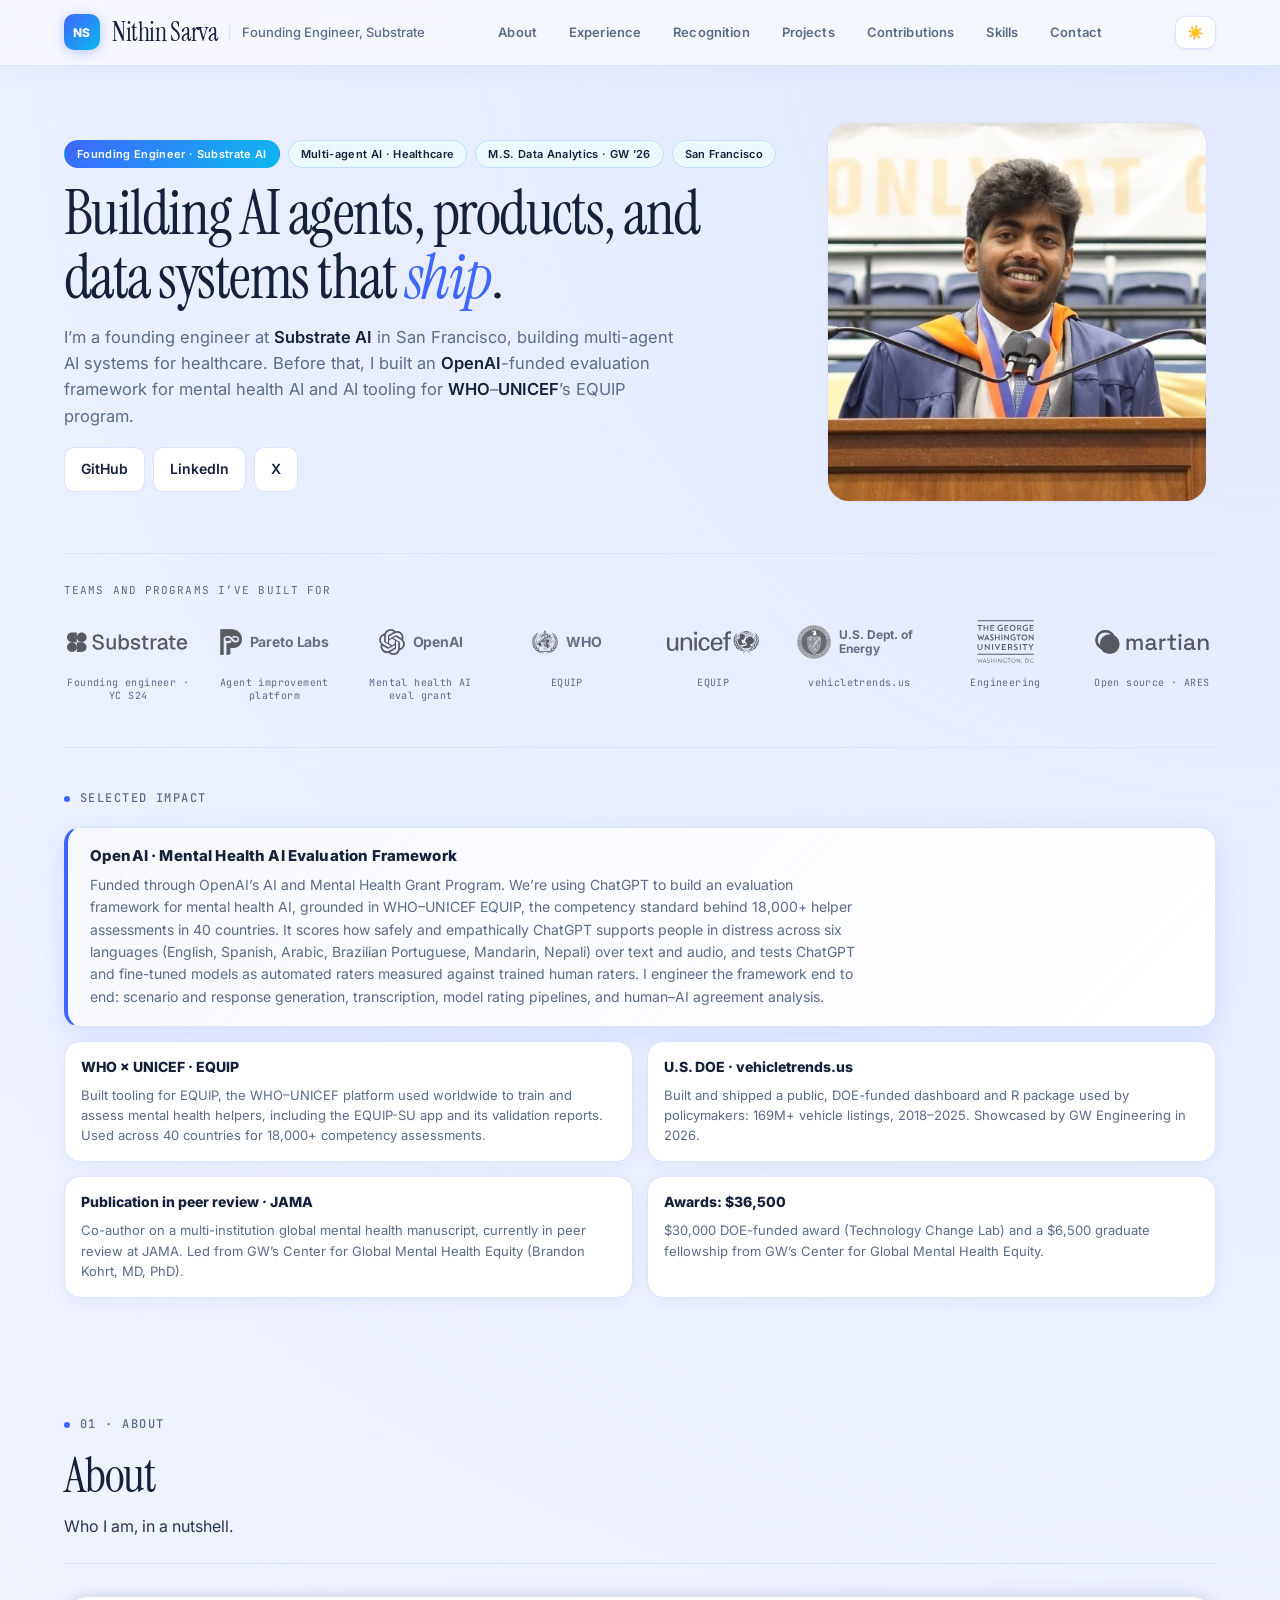
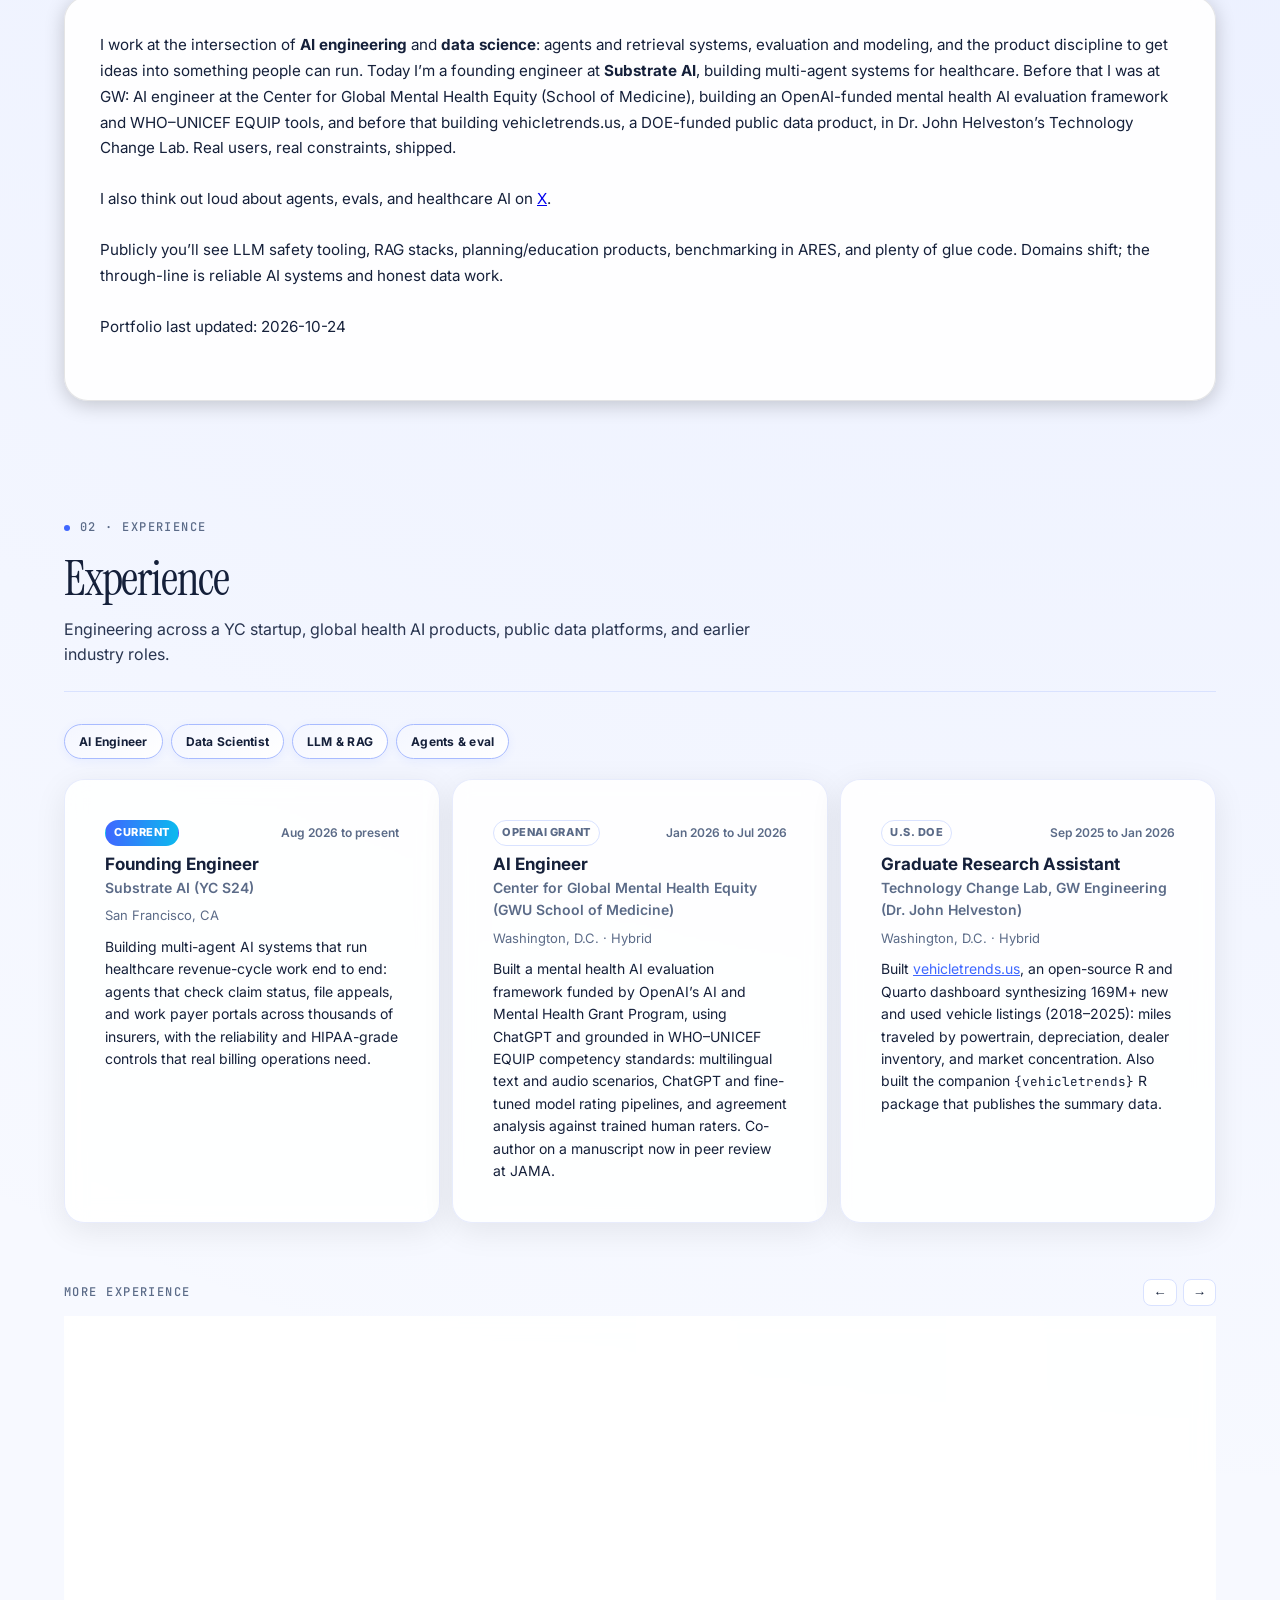
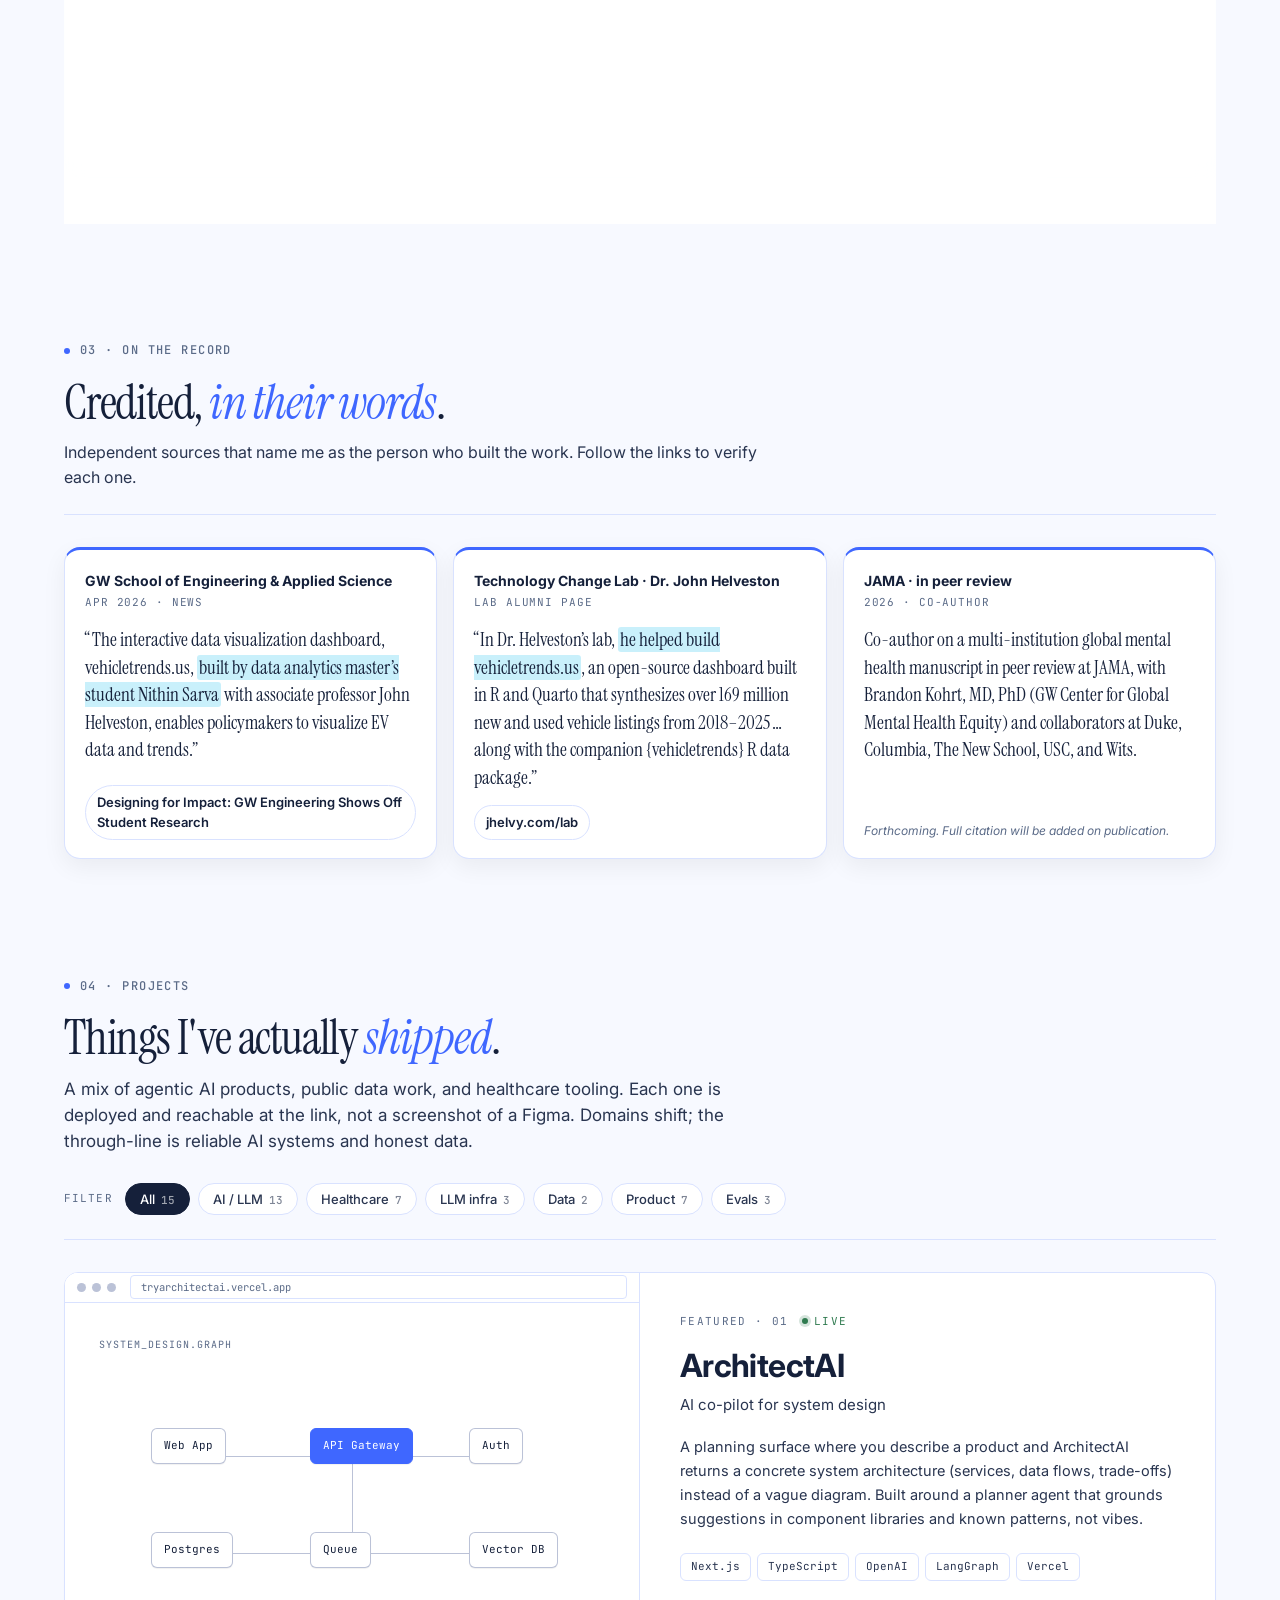
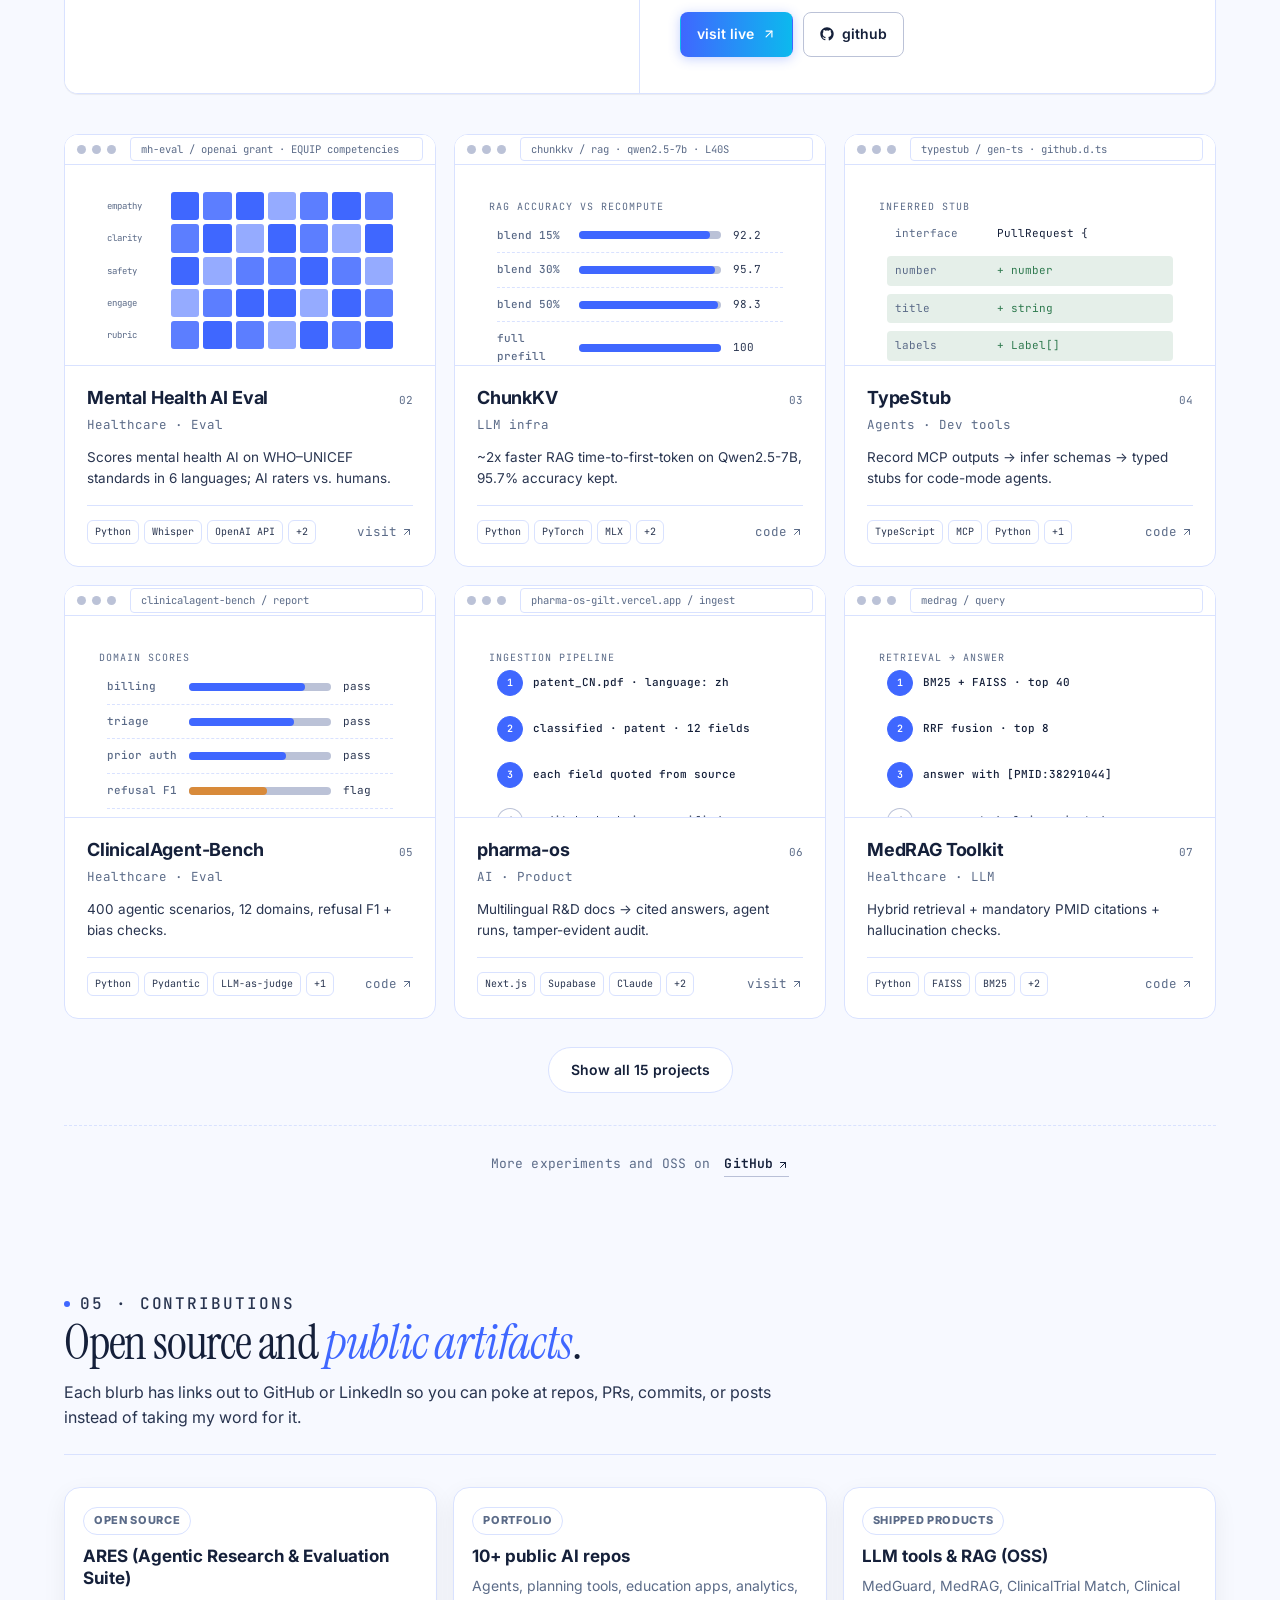
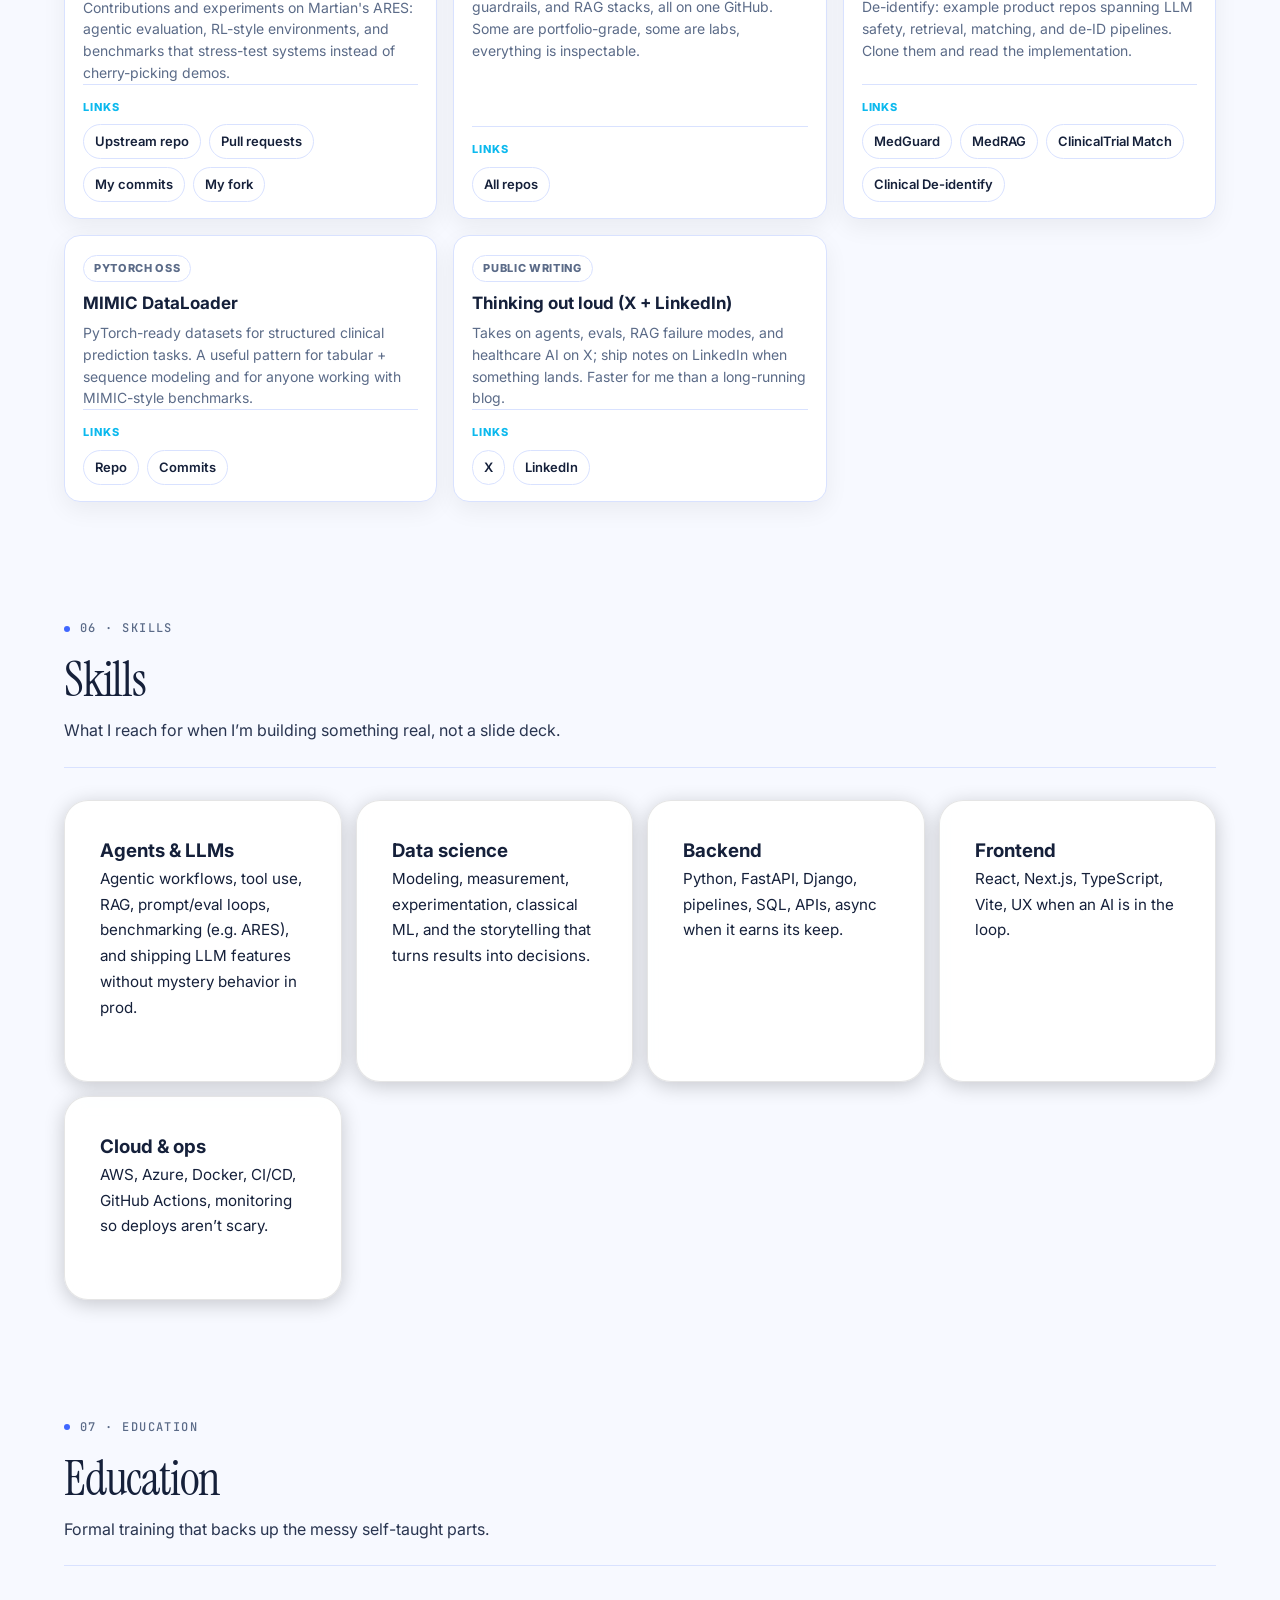
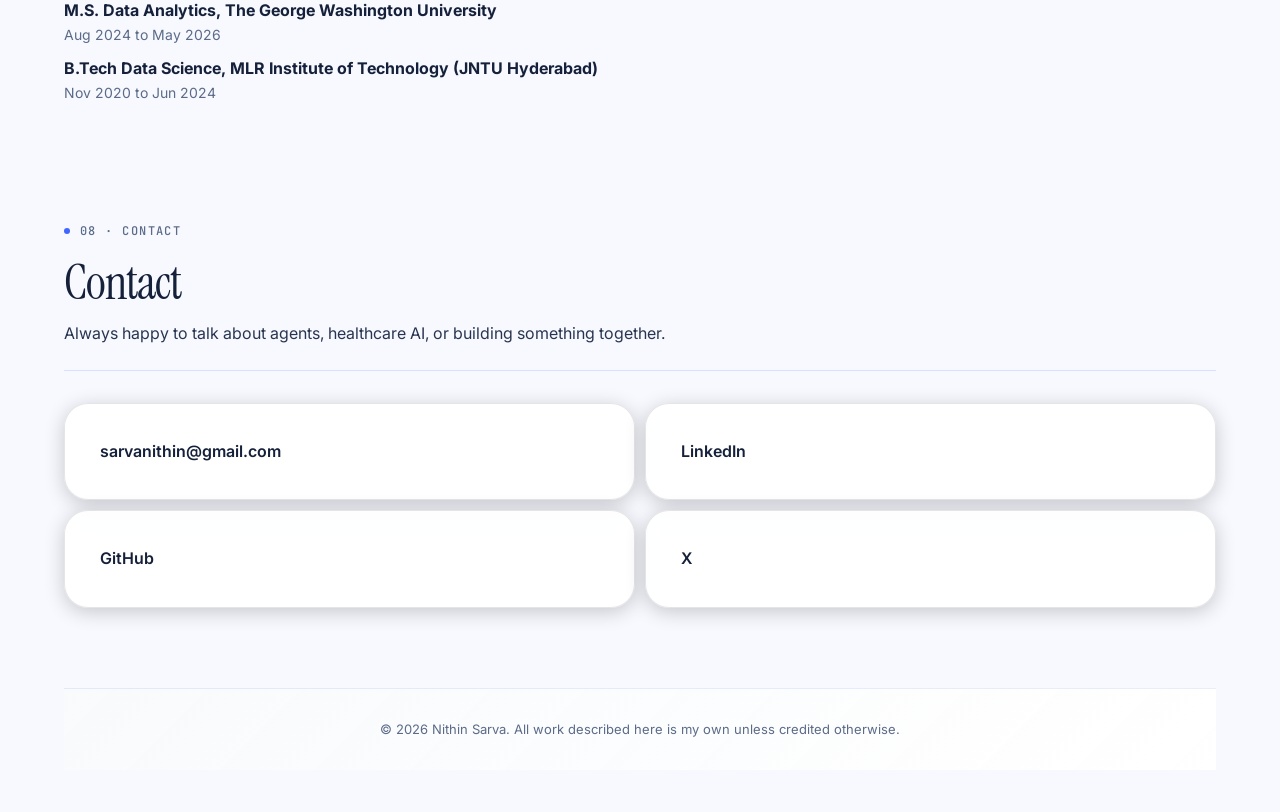
<file: index.html>
<!DOCTYPE html>
<html lang="en">
<head>
    <meta charset="UTF-8">
    <meta name="viewport" content="width=device-width, initial-scale=1">
    <meta http-equiv="X-UA-Compatible" content="IE=edge">
    <title>Nithin Sarva | Founding Engineer, Substrate AI</title>
    <meta name="description" content="Nithin Sarva: founding engineer at Substrate AI building multi-agent AI for healthcare. Previously built an OpenAI-funded mental health AI evaluation framework, WHO-UNICEF EQUIP tooling, and vehicletrends.us (U.S. DOE).">
    <meta name="keywords" content="Nithin Sarva, AI Engineer, Data Scientist, LLM, RAG, AI Agents, FastAPI, React, Machine Learning, Open Source, Portfolio">
    <link rel="stylesheet" href="./css/style.css">
    <link rel="preconnect" href="https://fonts.googleapis.com">
    <link rel="preconnect" href="https://fonts.gstatic.com" crossorigin>
    <link href="https://fonts.googleapis.com/css2?family=Inter:wght@300;400;500;600;700;800&family=JetBrains+Mono:wght@400;500;600&family=Instrument+Serif:ital@0;1&display=swap" rel="stylesheet">
    <script async src="https://www.googletagmanager.com/gtag/js?id=G-6HSEW8ZZHM"></script>
    <script>
      window.dataLayer = window.dataLayer || [];
      function gtag(){dataLayer.push(arguments);}
      gtag("js", new Date());
      gtag("config", "G-6HSEW8ZZHM");
    </script>
</head>
<body data-theme="light">
    <header class="top-nav">
        <div class="nav-inner">
        <a href="#home" class="brand" aria-label="Nithin Sarva, home">
            <span class="brand-mark" aria-hidden="true">NS</span>
            <span class="brand-name">Nithin Sarva</span>
            <span class="brand-role">Founding Engineer, Substrate</span>
        </a>
        <nav id="main-nav" class="nav-links">
            <a href="#about">About</a>
            <a href="#experience">Experience</a>
            <a href="#record">Recognition</a>
            <a href="#projects">Projects</a>
            <a href="#contributions">Contributions</a>
            <a href="#skills">Skills</a>
            <a href="#contact">Contact</a>
        </nav>
        <div class="nav-actions">
            <button id="theme-toggle" class="theme-toggle" aria-label="Toggle theme">☀️</button>
            <button id="menu-toggle" class="menu-toggle" aria-label="Toggle menu">☰</button>
        </div>
        </div>
    </header>

    <main>
        <section id="home" class="hero section">
            <div class="hero-inner">
                <div class="hero-grid">
                    <div class="hero-main">
                        <div class="hero-badges" aria-label="Role summary">
                            <span class="hero-badge hero-badge--now">Founding Engineer · Substrate AI</span>
                            <span class="hero-badge">Multi-agent AI · Healthcare</span>
                            <span class="hero-badge">M.S. Data Analytics · GW ’26</span>
                            <span class="hero-badge">San Francisco</span>
                        </div>
                        <h1>Building AI agents, products, and data systems that <em>ship</em>.</h1>
                        <p class="hero-copy">
                            I’m a founding engineer at <strong>Substrate AI</strong> in San Francisco, building multi-agent AI systems for healthcare. Before that, I built an <strong>OpenAI</strong>-funded evaluation framework for mental health AI and AI tooling for <strong>WHO</strong>–<strong>UNICEF</strong>’s EQUIP program.
                        </p>
                        <div class="hero-cta">
                            <a class="btn btn-hero" href="https://github.com/sarvanithin" target="_blank" rel="noopener noreferrer">GitHub</a>
                            <a class="btn btn-hero" href="https://www.linkedin.com/in/nithinsarva/" target="_blank" rel="noopener noreferrer">LinkedIn</a>
                            <a class="btn btn-hero" href="https://x.com/NithinSarva" target="_blank" rel="noopener noreferrer">X</a>
                        </div>
                    </div>
                    <div class="hero-image-wrap">
                        <img src="media/nithin-gw-commencement.png" alt="Nithin Sarva speaking at the George Washington University commencement">
                    </div>
                </div>
                <div class="backed-by" aria-label="Teams and programs I have built for">
                    <p class="backed-by-label">Teams and programs I’ve built for</p>
                    <ul class="logo-strip">
                        <li class="logo-item logo-item--wide">
                            <span class="logo-mark"><img src="media/logos/substrate.svg" alt="Substrate" loading="lazy"></span>
                            <span class="logo-cap">Founding engineer · YC S24</span>
                        </li>
                        <li class="logo-item">
                            <span class="logo-mark"><img src="media/logos/pareto.png" alt="Pareto Labs" loading="lazy">
                            <span class="logo-name">Pareto Labs</span></span>
                            <span class="logo-cap">Agent improvement platform</span>
                        </li>
                        <li class="logo-item">
                            <span class="logo-mark"><img src="media/logos/openai.svg" alt="OpenAI" loading="lazy">
                            <span class="logo-name">OpenAI</span></span>
                            <span class="logo-cap">Mental health AI eval grant</span>
                        </li>
                        <li class="logo-item">
                            <span class="logo-mark"><img src="media/logos/who.svg" alt="World Health Organization" loading="lazy">
                            <span class="logo-name">WHO</span></span>
                            <span class="logo-cap">EQUIP</span>
                        </li>
                        <li class="logo-item logo-item--wide">
                            <span class="logo-mark"><img src="media/logos/unicef.svg" alt="UNICEF" loading="lazy"></span>
                            <span class="logo-cap">EQUIP</span>
                        </li>
                        <li class="logo-item logo-item--seal">
                            <span class="logo-mark"><img src="media/logos/doe.svg" alt="U.S. Department of Energy" loading="lazy">
                            <span class="logo-name">U.S. Dept. of Energy</span></span>
                            <span class="logo-cap">vehicletrends.us</span>
                        </li>
                        <li class="logo-item logo-item--tall">
                            <span class="logo-mark"><img src="media/logos/gwu.svg" alt="The George Washington University" loading="lazy"></span>
                            <span class="logo-cap">Engineering</span>
                        </li>
                        <li class="logo-item logo-item--martian">
                            <span class="logo-mark"><img src="media/logos/martian.svg" alt="Martian" loading="lazy"></span>
                            <span class="logo-cap">Open source · ARES</span>
                        </li>
                    </ul>
                </div>
                <div class="hero-highlights">
                    <p class="hero-highlights-label">Selected impact</p>
                    <div class="achievement-grid achievement-grid--two" aria-label="Selected impact and awards">
                        <div class="achievement achievement--full">
                            <strong>OpenAI · Mental Health AI Evaluation Framework</strong>
                            <span>
                                Funded through OpenAI’s AI and Mental Health Grant Program. We’re using ChatGPT to build an evaluation framework for mental health AI, grounded in WHO–UNICEF EQUIP, the competency standard behind 18,000+ helper assessments in 40 countries. It scores how safely and empathically ChatGPT supports people in distress across six languages (English, Spanish, Arabic, Brazilian Portuguese, Mandarin, Nepali) over text and audio, and tests ChatGPT and fine-tuned models as automated raters measured against trained human raters. I engineer the framework end to end: scenario and response generation, transcription, model rating pipelines, and human–AI agreement analysis.
                            </span>
                        </div>
                        <div class="achievement">
                            <strong>WHO × UNICEF · EQUIP</strong>
                            <span>Built tooling for EQUIP, the WHO–UNICEF platform used worldwide to train and assess mental health helpers, including the EQUIP-SU app and its validation reports. Used across 40 countries for 18,000+ competency assessments.</span>
                        </div>
                        <div class="achievement">
                            <strong>U.S. DOE · vehicletrends.us</strong>
                            <span>Built and shipped a public, DOE-funded dashboard and R package used by policymakers: 169M+ vehicle listings, 2018–2025. Showcased by GW Engineering in 2026.</span>
                        </div>
                        <div class="achievement">
                            <strong>Publication in peer review · JAMA</strong>
                            <span>Co-author on a multi-institution global mental health manuscript, currently in peer review at JAMA. Led from GW’s Center for Global Mental Health Equity (Brandon Kohrt, MD, PhD).</span>
                        </div>
                        <div class="achievement">
                            <strong>Awards: $36,500</strong>
                            <span>$30,000 DOE-funded award (Technology Change Lab) and a $6,500 graduate fellowship from GW’s Center for Global Mental Health Equity.</span>
                        </div>
                    </div>
                </div>
            </div>
        </section>

        <section id="about" class="section">
            <div class="section-head">
                <div class="eyebrow"><span class="eyebrow-dot"></span>01 · about</div>
                <h2>About</h2>
                <p class="lede">Who I am, in a nutshell.</p>
            </div>
            <div class="card">
                <p>
                    I work at the intersection of <strong>AI engineering</strong> and <strong>data science</strong>: agents and retrieval systems, evaluation and modeling,
                    and the product discipline to get ideas into something people can run. Today I’m a founding engineer at <strong>Substrate AI</strong>, building multi-agent systems for healthcare.
                    Before that I was at GW: AI engineer at the Center for Global Mental Health Equity (School of Medicine), building an OpenAI-funded mental health AI evaluation framework and WHO–UNICEF EQUIP tools, and before that
                    building vehicletrends.us, a DOE-funded public data product, in Dr. John Helveston’s Technology Change Lab. Real users, real constraints, shipped.
                </p>
                <p>
                    I also think out loud about agents, evals, and healthcare AI on <a href="https://x.com/NithinSarva" target="_blank" rel="noopener noreferrer">X</a>.
                </p>
                <p>
                    Publicly you’ll see LLM safety tooling, RAG stacks, planning/education products, benchmarking in ARES, and plenty of glue code. Domains shift;
                    the through-line is reliable AI systems and honest data work.
                </p>
                <p class="last-updated">Portfolio last updated: <span id="last-updated-date">2026-10-24</span></p>
            </div>
        </section>

        <section id="experience" class="section">
            <div class="section-head">
                <div class="eyebrow"><span class="eyebrow-dot"></span>02 · experience</div>
                <h2>Experience</h2>
                <p class="lede">Engineering across a YC startup, global health AI products, public data platforms, and earlier industry roles.</p>
            </div>
            <p class="experience-role-pills" aria-label="Role focus">
                <span class="role-pill">AI Engineer</span>
                <span class="role-pill">Data Scientist</span>
                <span class="role-pill">LLM &amp; RAG</span>
                <span class="role-pill">Agents &amp; eval</span>
            </p>
            <div class="experience-grid featured-experience experience-grid--three">
                <article class="experience-card experience-card--highlight">
                    <div class="experience-top">
                        <span class="experience-badge current">Current</span>
                        <span class="experience-time">Aug 2026 to present</span>
                    </div>
                    <h3>Founding Engineer</h3>
                    <h4>Substrate AI (YC S24)</h4>
                    <p class="experience-meta">San Francisco, CA</p>
                    <p>
                        Building multi-agent AI systems that run healthcare revenue-cycle work end to end: agents that check claim status, file appeals, and work
                        payer portals across thousands of insurers, with the reliability and HIPAA-grade controls that real billing operations need.
                    </p>
                </article>
                <article class="experience-card experience-card--highlight">
                    <div class="experience-top">
                        <span class="experience-badge">OpenAI grant</span>
                        <span class="experience-time">Jan 2026 to Jul 2026</span>
                    </div>
                    <h3>AI Engineer</h3>
                    <h4>Center for Global Mental Health Equity (GWU School of Medicine)</h4>
                    <p class="experience-meta">Washington, D.C. · Hybrid</p>
                    <p>
                        Built a mental health AI evaluation framework funded by OpenAI’s AI and Mental Health Grant Program, using ChatGPT and grounded in
                        WHO–UNICEF EQUIP competency standards: multilingual text and audio scenarios, ChatGPT and fine-tuned model rating pipelines, and
                        agreement analysis against trained human raters. Co-author on a manuscript now in peer review at JAMA.
                    </p>
                </article>
                <article class="experience-card experience-card--highlight">
                    <div class="experience-top">
                        <span class="experience-badge">U.S. DOE</span>
                        <span class="experience-time">Sep 2025 to Jan 2026</span>
                    </div>
                    <h3>Graduate Research Assistant</h3>
                    <h4>Technology Change Lab, GW Engineering (Dr. John Helveston)</h4>
                    <p class="experience-meta">Washington, D.C. · Hybrid</p>
                    <p>
                        Built <a href="https://vehicletrends.us" target="_blank" rel="noopener noreferrer">vehicletrends.us</a>, an open-source R and Quarto dashboard
                        synthesizing 169M+ new and used vehicle listings (2018–2025): miles traveled by powertrain, depreciation, dealer inventory, and market
                        concentration. Also built the companion <code>{vehicletrends}</code> R package that publishes the summary data.
                    </p>
                </article>
            </div>

            <div class="experience-slider-head">
                <h3>More Experience</h3>
                <div class="slider-controls">
                    <button id="exp-prev" class="slider-btn" type="button" aria-label="Scroll experience left">←</button>
                    <button id="exp-next" class="slider-btn" type="button" aria-label="Scroll experience right">→</button>
                </div>
            </div>

            <div id="experience-slider" class="experience-slider">
                <article class="experience-card">
                    <div class="experience-top">
                        <span class="experience-badge">WHO · UNICEF</span>
                        <span class="experience-time">Feb 2025 to Jan 2026</span>
                    </div>
                    <h3>Data Scientist</h3>
                    <h4>Center for Global Mental Health Equity (GWU School of Medicine)</h4>
                    <p class="experience-meta">Washington, D.C.</p>
                    <p>Owned the data and ML stack for WHO–UNICEF programs: tooling for the EQUIP competency platform and the EQUIP-SU app that supports helper training and assessment worldwide. Pipelines, data quality, and reports partners act on.</p>
                </article>
                <article class="experience-card">
                    <div class="experience-top">
                        <span class="experience-badge">Consulting</span>
                        <span class="experience-time">Feb 2025 to Jun 2025</span>
                    </div>
                    <h3>Data Scientist Consultant</h3>
                    <h4>Data Science for Sustainable Development</h4>
                    <p class="experience-meta">Washington, D.C. · Hybrid</p>
                    <p>Built data science and small software pieces for sustainability analytics so teams could report faster and argue from cleaner numbers.</p>
                </article>
                <article class="experience-card">
                    <div class="experience-top">
                        <span class="experience-badge">Industry</span>
                        <span class="experience-time">Jan 2024 to Jun 2024</span>
                    </div>
                    <h3>AI Engineer</h3>
                    <h4>Descriptive</h4>
                    <p class="experience-meta">Remote</p>
                    <p>Shipped RAG and LLM features end to end: retrieval, prompting, and the boring integration work so it worked in the actual product.</p>
                </article>
                <article class="experience-card">
                    <div class="experience-top">
                        <span class="experience-badge">Internship</span>
                        <span class="experience-time">Jul 2023 to Dec 2023</span>
                    </div>
                    <h3>Data Scientist</h3>
                    <h4>NotHuman.AI</h4>
                    <p class="experience-meta">Remote</p>
                    <p>NLP and chatbot-style projects: experiments, model tweaks, and helping get something usable out the door.</p>
                </article>
                <article class="experience-card">
                    <div class="experience-top">
                        <span class="experience-badge">Apprenticeship</span>
                        <span class="experience-time">Aug 2023 to Oct 2023</span>
                    </div>
                    <h3>Applied Data Engineer</h3>
                    <h4>Trigan</h4>
                    <p class="experience-meta">Remote</p>
                    <p>Data engineering and analytics with pretty standard modern tooling, wired into how the product team actually worked.</p>
                </article>
                <article class="experience-card">
                    <div class="experience-top">
                        <span class="experience-badge">Internship</span>
                        <span class="experience-time">Jun 2023 to Jul 2023</span>
                    </div>
                    <h3>Data Engineer Intern</h3>
                    <h4>Marshal Company</h4>
                    <p class="experience-meta">Remote</p>
                    <p>ETL and analytics pipelines so downstream models had cleaner, faster inputs.</p>
                </article>
                <article class="experience-card">
                    <div class="experience-top">
                        <span class="experience-badge">Internship</span>
                        <span class="experience-time">Jan 2023 to May 2023</span>
                    </div>
                    <h3>Data Analyst Intern</h3>
                    <h4>Wobblrr</h4>
                    <p class="experience-meta">Remote</p>
                    <p>Small data + UI pieces so the team could iterate on analytics features without waiting on a big rewrite.</p>
                </article>
                <article class="experience-card">
                    <div class="experience-top">
                        <span class="experience-badge">Internship</span>
                        <span class="experience-time">Nov 2021 to Jan 2022</span>
                    </div>
                    <h3>Web Developer Intern</h3>
                    <h4>Bflockchain Technologies</h4>
                    <p class="experience-meta">India</p>
                    <p>Full stack and frontend fixes with an eye on usability and not taking forever to land.</p>
                </article>
            </div>
        </section>

        <section id="record" class="section">
            <div class="section-head">
                <div class="eyebrow"><span class="eyebrow-dot"></span>03 · on the record</div>
                <h2>Credited, <em>in their words</em>.</h2>
                <p class="lede">Independent sources that name me as the person who built the work. Follow the links to verify each one.</p>
            </div>
            <div class="record-grid">
                <figure class="record-card">
                    <figcaption class="record-source">
                        <span class="record-org">GW School of Engineering &amp; Applied Science</span>
                        <span class="record-date">Apr 2026 · News</span>
                    </figcaption>
                    <blockquote>“The interactive data visualization dashboard, vehicletrends.us, <mark>built by data analytics master’s student Nithin Sarva</mark> with associate professor John Helveston, enables policymakers to visualize EV data and trends.”</blockquote>
                    <a class="proof-link" href="https://engineering.gwu.edu/designing-impact-gw-engineering-shows-student-research" target="_blank" rel="noopener noreferrer">Designing for Impact: GW Engineering Shows Off Student Research</a>
                </figure>
                <figure class="record-card">
                    <figcaption class="record-source">
                        <span class="record-org">Technology Change Lab · Dr. John Helveston</span>
                        <span class="record-date">Lab alumni page</span>
                    </figcaption>
                    <blockquote>“In Dr. Helveston’s lab, <mark>he helped build vehicletrends.us</mark>, an open-source dashboard built in R and Quarto that synthesizes over 169 million new and used vehicle listings from 2018–2025 … along with the companion {vehicletrends} R data package.”</blockquote>
                    <a class="proof-link" href="https://jhelvy.com/lab" target="_blank" rel="noopener noreferrer">jhelvy.com/lab</a>
                </figure>
                <figure class="record-card">
                    <figcaption class="record-source">
                        <span class="record-org">JAMA · in peer review</span>
                        <span class="record-date">2026 · Co-author</span>
                    </figcaption>
                    <blockquote>Co-author on a multi-institution global mental health manuscript in peer review at JAMA, with Brandon Kohrt, MD, PhD (GW Center for Global Mental Health Equity) and collaborators at Duke, Columbia, The New School, USC, and Wits.</blockquote>
                    <span class="record-note">Forthcoming. Full citation will be added on publication.</span>
                </figure>
            </div>
        </section>

        <section id="projects" class="section">
            <div class="section-head section-head--projects">
                <div class="eyebrow"><span class="eyebrow-dot"></span>04 · projects</div>
                <h2>Things I've actually <em>shipped</em>.</h2>
                <p class="lede">A mix of agentic AI products, public data work, and healthcare tooling. Each one is deployed and reachable at the link, not a screenshot of a Figma. Domains shift; the through-line is reliable AI systems and honest data.</p>
                <div id="proj-filter-row" class="filter-row" role="tablist" aria-label="Project filters"></div>
            </div>
            <div id="featured-project"></div>
            <div id="projects-grid" class="proj-grid"></div>
            <div class="proj-show-all-row">
                <button id="proj-show-all" class="proj-show-all" type="button" aria-controls="projects-grid" aria-expanded="false" hidden>Show all projects</button>
            </div>
            <p class="proj-more">
                More experiments and OSS on
                <a href="https://github.com/sarvanithin?tab=repositories" target="_blank" rel="noopener noreferrer">
                    GitHub
                    <svg viewBox="0 0 24 24" fill="none" stroke="currentColor" stroke-width="2" stroke-linecap="round" stroke-linejoin="round" aria-hidden="true"><line x1="7" y1="17" x2="17" y2="7"></line><polyline points="7 7 17 7 17 17"></polyline></svg>
                </a>
            </p>
        </section>

        <section id="contributions" class="section contributions-band" aria-labelledby="contributions-heading">
            <div class="contributions-inner">
                <div class="section-head section-head--contributions">
                    <p class="contributions-kicker">05 · contributions</p>
                    <h2 id="contributions-heading">Open source and <em>public artifacts</em>.</h2>
                    <p class="contributions-lead">
                        Each blurb has links out to GitHub or LinkedIn so you can poke at repos, PRs, commits, or posts instead of taking my word for it.
                    </p>
                </div>
                <div id="contributions-list" class="contrib-grid"></div>
            </div>
        </section>

        <section id="skills" class="section">
            <div class="section-head">
                <div class="eyebrow"><span class="eyebrow-dot"></span>06 · skills</div>
                <h2>Skills</h2>
                <p class="lede">What I reach for when I’m building something real, not a slide deck.</p>
            </div>
            <div class="skills-grid skills-grid--five">
                <div class="card"><h3>Agents &amp; LLMs</h3><p>Agentic workflows, tool use, RAG, prompt/eval loops, benchmarking (e.g. ARES), and shipping LLM features without mystery behavior in prod.</p></div>
                <div class="card"><h3>Data science</h3><p>Modeling, measurement, experimentation, classical ML, and the storytelling that turns results into decisions.</p></div>
                <div class="card"><h3>Backend</h3><p>Python, FastAPI, Django, pipelines, SQL, APIs, async when it earns its keep.</p></div>
                <div class="card"><h3>Frontend</h3><p>React, Next.js, TypeScript, Vite, UX when an AI is in the loop.</p></div>
                <div class="card"><h3>Cloud &amp; ops</h3><p>AWS, Azure, Docker, CI/CD, GitHub Actions, monitoring so deploys aren’t scary.</p></div>
            </div>
        </section>

        <section id="education" class="section">
            <div class="section-head">
                <div class="eyebrow"><span class="eyebrow-dot"></span>07 · education</div>
                <h2>Education</h2>
                <p class="lede">Formal training that backs up the messy self-taught parts.</p>
            </div>
            <div class="timeline">
                <article class="timeline-item">
                    <h3>M.S. Data Analytics, The George Washington University</h3>
                    <p>Aug 2024 to May 2026</p>
                </article>
                <article class="timeline-item">
                    <h3>B.Tech Data Science, MLR Institute of Technology (JNTU Hyderabad)</h3>
                    <p>Nov 2020 to Jun 2024</p>
                </article>
            </div>
        </section>

        <section id="contact" class="section">
            <div class="section-head">
                <div class="eyebrow"><span class="eyebrow-dot"></span>08 · contact</div>
                <h2>Contact</h2>
                <p class="lede">Always happy to talk about agents, healthcare AI, or building something together.</p>
            </div>
            <div class="contact-grid">
                <a class="card link-card" href="mailto:sarvanithin@gmail.com">sarvanithin@gmail.com</a>
                <a class="card link-card" href="https://www.linkedin.com/in/nithinsarva/" target="_blank" rel="noopener noreferrer">LinkedIn</a>
                <a class="card link-card" href="https://github.com/sarvanithin" target="_blank" rel="noopener noreferrer">GitHub</a>
                <a class="card link-card" href="https://x.com/NithinSarva" target="_blank" rel="noopener noreferrer">X</a>
            </div>
        </section>
    </main>

    <footer class="footer">
        <p>© <span id="year"></span> Nithin Sarva. All work described here is my own unless credited otherwise.</p>
    </footer>

    <script src="./js/script.js"></script>
</body>
</html>
</file>
<file: css/style.css>
* {
  box-sizing: border-box;
  margin: 0;
  padding: 0;
}

:root {
  --bg: #0b1020;
  --bg-soft: #121a31;
  --text: #e8ecf8;
  --muted: #9cabcc;
  --card: #131d37;
  --line: #253458;
  --primary: #6a8dff;
  --accent: #30d0ff;
}

[data-theme="light"] {
  --bg: #f7f9ff;
  --bg-soft: #ffffff;
  --text: #15203a;
  --muted: #5b6b88;
  --card: #ffffff;
  --line: #d9e2ff;
  --primary: #3f67ff;
  --accent: #0cb9ee;
}

html {
  scroll-behavior: smooth;
}

body {
  font-family: "Inter", sans-serif;
  background: radial-gradient(circle at top right, rgba(106,141,255,0.15), transparent 35%), var(--bg);
  color: var(--text);
  line-height: 1.6;
}

.top-nav {
  position: sticky;
  top: 0;
  z-index: 20;
  padding: 14px 0;
  border-bottom: 1px solid var(--line);
  background: color-mix(in srgb, var(--bg) 88%, transparent);
  backdrop-filter: blur(12px) saturate(1.2);
  -webkit-backdrop-filter: blur(12px) saturate(1.2);
  box-shadow: 0 4px 24px color-mix(in srgb, var(--primary) 6%, transparent);
}

.nav-inner {
  width: min(1240px, 90%);
  margin: 0 auto;
  display: flex;
  align-items: center;
  justify-content: space-between;
  gap: 16px;
}

.brand {
  display: inline-flex;
  align-items: center;
  gap: 12px;
  color: var(--text);
  text-decoration: none;
  font-weight: 800;
  letter-spacing: 0.02em;
  flex-shrink: 0;
}

.brand-mark {
  display: inline-flex;
  align-items: center;
  justify-content: center;
  align-self: center;
  min-width: 2.25rem;
  height: 2.25rem;
  padding: 0 8px;
  font-size: 12px;
  font-weight: 800;
  letter-spacing: 0.06em;
  color: #fff;
  border-radius: 10px;
  background: linear-gradient(135deg, var(--primary), var(--accent));
  box-shadow: 0 2px 12px color-mix(in srgb, var(--primary) 35%, transparent);
}

.brand-name {
  font-family: "Instrument Serif", Georgia, serif;
  font-size: 1.6rem;
  font-weight: 400;
  letter-spacing: -0.015em;
  line-height: 1;
}

.brand-role {
  font-size: 13px;
  font-weight: 500;
  letter-spacing: 0;
  color: var(--muted);
  padding-left: 12px;
  border-left: 1px solid var(--line);
  line-height: 1.1;
}

.nav-links {
  display: flex;
  align-items: center;
  flex-wrap: wrap;
  justify-content: flex-end;
  gap: 4px;
}

.nav-links a {
  color: var(--muted);
  text-decoration: none;
  font-size: 13px;
  font-weight: 600;
  letter-spacing: 0.01em;
  padding: 8px 14px;
  border-radius: 999px;
  transition: color 0.15s ease, background 0.15s ease, box-shadow 0.15s ease;
}

.nav-links a:hover {
  color: var(--text);
  background: color-mix(in srgb, var(--primary) 14%, transparent);
  box-shadow: 0 0 0 1px color-mix(in srgb, var(--line) 80%, var(--primary) 20%);
}

.nav-actions {
  display: flex;
  align-items: center;
  gap: 8px;
  flex-shrink: 0;
}

.theme-toggle,
.menu-toggle {
  border: 1px solid var(--line);
  background: var(--card);
  color: var(--text);
  border-radius: 10px;
  padding: 8px 11px;
  cursor: pointer;
  transition: border-color 0.15s ease, background 0.15s ease, transform 0.12s ease;
  box-shadow: 0 1px 3px color-mix(in srgb, var(--text) 6%, transparent);
}

.theme-toggle:hover,
.menu-toggle:hover {
  border-color: color-mix(in srgb, var(--line) 60%, var(--primary) 40%);
  background: color-mix(in srgb, var(--card) 92%, var(--primary) 8%);
}

.menu-toggle {
  display: none;
}

.section {
  width: min(1240px, 90%);
  margin: 0 auto;
  padding: 56px 0;
}

.section-head {
  margin-bottom: 32px;
  padding-bottom: 24px;
  border-bottom: 1px solid var(--line);
}

.section-head h2 {
  font-family: "Instrument Serif", "Inter", Georgia, serif;
  font-size: clamp(2rem, 4.2vw, 3rem);
  line-height: 1.08;
  letter-spacing: -0.025em;
  font-weight: 400;
  color: var(--text);
  margin: 0 0 12px;
}

.section-head h2 em {
  font-style: italic;
  color: var(--primary);
}

.section-head p {
  color: color-mix(in srgb, var(--text) 72%, var(--muted) 28%);
  max-width: 720px;
  font-size: 16px;
  line-height: 1.55;
  margin: 0;
}

.lede {
  color: color-mix(in srgb, var(--text) 72%, var(--muted) 28%);
  max-width: 720px;
  font-size: 17px;
  line-height: 1.55;
  margin: 0;
}

.hero-inner {
  width: 100%;
}

.hero-grid {
  display: grid;
  grid-template-columns: 1.3fr 0.7fr;
  align-items: center;
  gap: clamp(24px, 4vw, 40px);
}

.hero-main {
  min-width: 0;
}

.hero-badges {
  display: flex;
  flex-wrap: wrap;
  gap: 8px;
  margin-bottom: 14px;
}

.hero-badge {
  font-size: 11px;
  font-weight: 600;
  letter-spacing: 0.03em;
  color: var(--text);
  background: color-mix(in srgb, var(--card) 92%, var(--accent) 8%);
  border: 1px solid color-mix(in srgb, var(--line) 88%, var(--accent) 12%);
  padding: 6px 12px;
  border-radius: 999px;
  line-height: 1.3;
}

.eyebrow {
  font-family: "JetBrains Mono", ui-monospace, SFMono-Regular, Menlo, Consolas, monospace;
  font-size: 12px;
  color: var(--muted);
  text-transform: uppercase;
  letter-spacing: 0.12em;
  font-weight: 500;
  margin-bottom: 16px;
  display: inline-flex;
  align-items: center;
  gap: 10px;
}

.eyebrow-dot {
  width: 6px;
  height: 6px;
  border-radius: 50%;
  background: var(--primary);
  display: inline-block;
}

.hero h1 {
  font-family: "Instrument Serif", "Inter", Georgia, serif;
  font-size: clamp(2.4rem, 5.4vw, 3.8rem);
  line-height: 1.05;
  letter-spacing: -0.025em;
  font-weight: 400;
  margin-bottom: 14px;
}

.hero h1 em {
  font-style: italic;
  color: var(--primary);
}

.hero-copy {
  color: var(--muted);
  max-width: 62ch;
  font-size: 16.5px;
  line-height: 1.6;
}

.hero-cta {
  margin-top: 18px;
  display: flex;
  flex-wrap: wrap;
  gap: 8px;
}

.btn {
  display: inline-block;
  padding: 10px 14px;
  border-radius: 10px;
  text-decoration: none;
  font-weight: 700;
  font-size: 14px;
}

.btn-primary {
  background: linear-gradient(90deg, var(--primary), var(--accent));
  color: #fff;
}

.btn-secondary {
  color: var(--text);
  border: 1px solid var(--line);
  background: var(--card);
}

/* Hero CTAs: one weight so Resume/GitHub/LinkedIn feel cohesive */
.hero-cta .btn-hero {
  color: var(--text);
  border: 1px solid var(--line);
  background: var(--card);
  font-weight: 600;
  padding: 10px 16px;
  transition: border-color 0.15s ease, color 0.15s ease, box-shadow 0.15s ease;
}

.hero-cta .btn-hero:hover {
  border-color: color-mix(in srgb, var(--primary) 45%, var(--line));
  color: var(--primary);
  box-shadow: 0 2px 8px color-mix(in srgb, var(--primary) 12%, transparent);
}

.hero-image-wrap img {
  width: 100%;
  max-width: 380px;
  aspect-ratio: 1 / 1;
  object-fit: cover;
  border-radius: 22px;
  border: 1px solid var(--line);
  margin-left: auto;
}

.hero-highlights {
  margin-top: clamp(28px, 5vw, 44px);
  padding-top: clamp(24px, 4vw, 36px);
  border-top: 1px solid var(--line);
}

.hero-highlights-label {
  font-family: "JetBrains Mono", ui-monospace, SFMono-Regular, Menlo, Consolas, monospace;
  font-size: 12px;
  text-transform: uppercase;
  letter-spacing: 0.12em;
  color: var(--muted);
  font-weight: 500;
  margin: 0 0 18px 0;
  display: inline-flex;
  align-items: center;
  gap: 10px;
}

.hero-highlights-label::before {
  content: '';
  width: 6px;
  height: 6px;
  border-radius: 50%;
  background: var(--primary);
  display: inline-block;
}

.achievement-grid {
  display: grid;
  grid-template-columns: repeat(3, minmax(0, 1fr));
  gap: 14px;
  align-items: stretch;
}

.achievement {
  padding: 16px 16px;
  border-radius: 16px;
  border: 1px solid var(--line);
  background: var(--card);
  box-shadow: 0 4px 18px color-mix(in srgb, var(--text) 5%, transparent);
  min-height: 118px;
  display: flex;
  flex-direction: column;
}

.achievement.achievement--full {
  grid-column: 1 / -1;
  min-height: 0;
  padding: 18px 20px 18px 22px;
  border-left: 4px solid var(--primary);
  background: linear-gradient(
    135deg,
    color-mix(in srgb, var(--card) 96%, var(--primary) 4%),
    var(--card)
  );
  box-shadow: 0 8px 28px color-mix(in srgb, var(--primary) 14%, transparent);
}

.achievement.achievement--full strong {
  font-size: 15px;
  letter-spacing: 0.01em;
  color: var(--text);
}

.achievement.achievement--full span {
  font-size: 14px;
  line-height: 1.6;
  max-width: 85ch;
}

.achievement strong {
  display: block;
  font-size: 14px;
  font-weight: 800;
  line-height: 1.35;
  margin-bottom: 8px;
}

.achievement span {
  color: var(--muted);
  font-size: 13px;
  line-height: 1.55;
  display: block;
}

[data-theme="dark"] .achievement {
  box-shadow: 0 6px 24px rgba(0, 0, 0, 0.28);
}

[data-theme="dark"] .achievement.achievement--full {
  box-shadow: 0 8px 32px color-mix(in srgb, var(--primary) 22%, transparent);
}

.card {
  border: 1px solid var(--line);
  background: var(--card);
  border-radius: 14px;
  padding: 16px;
}

.card p + p {
  margin-top: 10px;
}

.last-updated {
  color: var(--muted);
  font-size: 14px;
}

.grid {
  display: grid;
  grid-template-columns: repeat(2, minmax(0, 1fr));
  gap: 14px;
}

/* Featured projects: responsive showcase grid */
.projects-grid {
  grid-template-columns: repeat(auto-fit, minmax(min(100%, 280px), 1fr));
  gap: 20px;
}

@media (min-width: 1024px) {
  .projects-grid {
    grid-template-columns: repeat(3, minmax(0, 1fr));
  }
}

.project-filters {
  display: flex;
  flex-wrap: wrap;
  align-items: center;
  gap: 6px;
  margin-bottom: 22px;
  padding: 6px;
  max-width: fit-content;
  background: var(--card);
  border: 1px solid var(--line);
  border-radius: 999px;
  box-shadow: 0 4px 16px color-mix(in srgb, var(--text) 5%, transparent);
}

.filter-btn {
  border: 1px solid transparent;
  background: transparent;
  color: var(--muted);
  border-radius: 999px;
  padding: 9px 16px;
  font-size: 13px;
  font-weight: 700;
  cursor: pointer;
  transition: color 0.15s ease, background 0.15s ease, border-color 0.15s ease;
}

.filter-btn:hover {
  color: var(--text);
  background: color-mix(in srgb, var(--primary) 10%, transparent);
}

.filter-btn.active {
  color: #fff;
  border-color: transparent;
  background: linear-gradient(90deg, var(--primary), var(--accent));
  box-shadow: 0 2px 12px color-mix(in srgb, var(--primary) 35%, transparent);
}

/* Scoped to #projects-grid so legacy .project-card rules (fixed height, glass bg) do not apply */
#projects-grid > .project-card {
  display: flex;
  flex-direction: column;
  height: auto;
  min-height: 0;
  border-radius: 16px;
  overflow: hidden;
  transition: transform 0.22s ease, box-shadow 0.22s ease, border-color 0.22s ease;
  box-shadow: 0 4px 20px color-mix(in srgb, var(--text) 6%, transparent);
  background: var(--card);
  backdrop-filter: none;
  contain: none;
}

#projects-grid > .project-card:hover {
  transform: translateY(-4px);
  box-shadow: 0 16px 40px color-mix(in srgb, var(--primary) 16%, transparent);
  border-color: color-mix(in srgb, var(--line) 65%, var(--primary) 35%);
}

[data-theme="dark"] #projects-grid > .project-card {
  box-shadow: 0 6px 24px rgba(0, 0, 0, 0.3);
}

[data-theme="dark"] #projects-grid > .project-card:hover {
  box-shadow: 0 18px 48px color-mix(in srgb, var(--primary) 24%, transparent);
}

#projects-grid > .project-card h3 {
  font-size: 17px;
  line-height: 1.3;
  letter-spacing: 0.01em;
}

#projects-grid .project-image-wrap {
  width: 100%;
  aspect-ratio: 16 / 9;
  border-radius: 12px;
  overflow: hidden;
  margin-bottom: 12px;
  border: 1px solid var(--line);
  flex-shrink: 0;
  background: linear-gradient(
    165deg,
    color-mix(in srgb, var(--bg-soft) 88%, var(--line) 12%),
    var(--bg-soft)
  );
  display: flex;
  align-items: center;
  justify-content: center;
}

#projects-grid .project-image-wrap img {
  width: 100%;
  height: 100%;
  max-height: 100%;
  object-fit: contain;
  object-position: center;
  display: block;
  transition: transform 0.35s ease;
}

#projects-grid > .project-card:hover .project-image-wrap img {
  transform: scale(1.02);
}

#projects-grid > .project-card p {
  color: var(--muted);
  font-size: 14px;
  line-height: 1.55;
  margin: 0 0 12px;
}

#projects-grid > .project-card .tags {
  margin-top: auto;
}

.tags {
  display: flex;
  flex-wrap: wrap;
  gap: 6px;
  margin-bottom: 10px;
}

.tag {
  border: 1px solid var(--line);
  color: var(--muted);
  background: var(--bg-soft);
  padding: 4px 8px;
  border-radius: 999px;
  font-size: 12px;
}

#projects-grid .project-links {
  display: flex;
  flex-wrap: wrap;
  gap: 8px;
  margin-top: 10px;
}

#projects-grid .project-links a {
  color: var(--text);
  text-decoration: none;
  font-size: 13px;
  font-weight: 600;
  border: 1px solid var(--line);
  padding: 8px 14px;
  border-radius: 999px;
  background: var(--bg-soft);
  transition: border-color 0.15s ease, color 0.15s ease, background 0.15s ease;
}

#projects-grid .project-links a:hover {
  border-color: color-mix(in srgb, var(--primary) 45%, var(--line));
  color: var(--primary);
  background: color-mix(in srgb, var(--card) 90%, var(--primary) 10%);
}

.stack {
  display: grid;
  gap: 10px;
}

/* Contributions: same surface as rest of page (no separate tint band) */
.contributions-band {
  width: 100%;
  max-width: none;
  margin: 0;
  padding: 0;
  border: none;
  background: transparent;
}

.contributions-inner {
  width: min(1240px, 90%);
  margin: 0 auto;
  padding: 56px 0;
}

.section-head--contributions {
  /* inherits global .section-head margins + border */
}

.contributions-kicker {
  font-family: "JetBrains Mono", ui-monospace, SFMono-Regular, Menlo, Consolas, monospace;
  font-size: 12px;
  font-weight: 500;
  letter-spacing: 0.12em;
  text-transform: uppercase;
  color: var(--muted);
  margin-bottom: 16px;
  display: inline-flex;
  align-items: center;
  gap: 10px;
}

.contributions-kicker::before {
  content: '';
  width: 6px;
  height: 6px;
  border-radius: 50%;
  background: var(--primary);
  display: inline-block;
}

.contributions-lead {
  color: color-mix(in srgb, var(--text) 72%, var(--muted) 28%);
  font-size: 16px;
  max-width: 720px;
  line-height: 1.55;
  margin-top: 10px;
}

.contrib-grid {
  display: grid;
  grid-template-columns: repeat(auto-fit, minmax(280px, 1fr));
  gap: 16px;
}

.contrib-card {
  border: 1px solid var(--line);
  background: var(--card);
  border-radius: 16px;
  padding: 18px 18px 16px;
  box-shadow: 0 8px 24px rgba(0, 0, 0, 0.06);
  display: flex;
  flex-direction: column;
  min-height: 100%;
}

[data-theme="dark"] .contrib-card {
  box-shadow: 0 8px 28px rgba(0, 0, 0, 0.35);
}

.contrib-card-top {
  margin-bottom: 10px;
}

.contrib-category {
  font-size: 11px;
  font-weight: 800;
  text-transform: uppercase;
  letter-spacing: 0.06em;
  color: var(--muted);
  border: 1px solid var(--line);
  background: var(--bg-soft);
  padding: 4px 10px;
  border-radius: 999px;
  display: inline-block;
}

.contrib-card h3 {
  font-size: 17px;
  line-height: 1.3;
  margin-bottom: 8px;
}

.contrib-detail {
  color: var(--muted);
  font-size: 14px;
  line-height: 1.55;
}

.contrib-proof {
  margin-top: auto;
  padding-top: 14px;
  border-top: 1px solid var(--line);
}

.contrib-proof-label {
  font-size: 11px;
  font-weight: 800;
  text-transform: uppercase;
  letter-spacing: 0.08em;
  color: var(--accent);
  display: block;
  margin-bottom: 8px;
}

.contrib-proof-links {
  display: flex;
  flex-wrap: wrap;
  gap: 8px;
}

.proof-link {
  font-size: 13px;
  font-weight: 600;
  text-decoration: none;
  color: var(--text);
  border: 1px solid var(--line);
  background: var(--bg-soft);
  padding: 6px 11px;
  border-radius: 999px;
  transition: border-color 0.15s ease, color 0.15s ease;
}

.proof-link:hover {
  border-color: var(--primary);
  color: var(--primary);
}

.timeline {
  display: grid;
  gap: 10px;
}

.timeline-item h3 {
  font-size: 16px;
}

.timeline-item p {
  color: var(--muted);
  font-size: 14px;
}

.experience-role-pills {
  display: flex;
  flex-wrap: wrap;
  gap: 8px;
  margin: 0 0 20px;
}

.role-pill {
  font-size: 12px;
  font-weight: 700;
  letter-spacing: 0.02em;
  color: var(--text);
  padding: 7px 14px;
  border-radius: 999px;
  border: 1px solid color-mix(in srgb, var(--line) 68%, var(--primary) 32%);
  background: linear-gradient(
    145deg,
    color-mix(in srgb, var(--card) 94%, var(--primary) 6%),
    var(--card)
  );
  box-shadow: 0 2px 10px color-mix(in srgb, var(--primary) 8%, transparent);
}

.experience-card--highlight {
  border-color: color-mix(in srgb, var(--line) 72%, var(--primary) 28%);
  box-shadow: 0 12px 34px color-mix(in srgb, var(--primary) 14%, transparent);
}

.experience-grid {
  display: grid;
  grid-template-columns: repeat(2, minmax(0, 1fr));
  gap: 12px;
}

.featured-experience {
  margin-bottom: 16px;
}

.experience-card {
  border: 1px solid var(--line);
  background: linear-gradient(180deg, color-mix(in srgb, var(--card) 90%, transparent), var(--card));
  border-radius: 14px;
  padding: 14px;
  box-shadow: 0 8px 20px rgba(0, 0, 0, 0.08);
}

.experience-top {
  display: flex;
  justify-content: space-between;
  align-items: center;
  gap: 10px;
  margin-bottom: 8px;
}

.experience-badge {
  font-size: 11px;
  font-weight: 800;
  text-transform: uppercase;
  letter-spacing: 0.05em;
  border: 1px solid var(--line);
  background: var(--bg-soft);
  color: var(--muted);
  border-radius: 999px;
  padding: 3px 8px;
}

.experience-badge.current {
  color: #fff;
  border-color: transparent;
  background: linear-gradient(90deg, var(--primary), var(--accent));
}

.experience-time {
  font-size: 12px;
  color: var(--muted);
  font-weight: 600;
  white-space: nowrap;
  line-height: 1;
  flex-shrink: 0;
}

.experience-card h3 {
  font-size: 17px;
  line-height: 1.25;
}

.experience-card h4 {
  margin-top: 2px;
  font-size: 14px;
  color: var(--muted);
  font-weight: 600;
}

.experience-meta {
  margin-top: 6px;
  font-size: 13px;
  color: var(--muted);
}

.experience-card p:last-child {
  margin-top: 10px;
  font-size: 14px;
}

.experience-slider-head {
  margin: 8px 0 10px;
  display: flex;
  align-items: center;
  justify-content: space-between;
  gap: 10px;
}

.experience-slider-head h3 {
  font-family: "JetBrains Mono", ui-monospace, SFMono-Regular, Menlo, Consolas, monospace;
  font-size: 12px;
  font-weight: 500;
  text-transform: uppercase;
  letter-spacing: 0.12em;
  color: var(--muted);
  margin: 0;
}

.slider-controls {
  display: flex;
  gap: 6px;
}

.slider-btn {
  border: 1px solid var(--line);
  background: var(--card);
  color: var(--text);
  border-radius: 8px;
  padding: 5px 9px;
  font-weight: 700;
  cursor: pointer;
}

.experience-slider {
  display: grid;
  grid-auto-flow: column;
  grid-auto-columns: minmax(300px, 380px);
  gap: 10px;
  overflow-x: auto;
  scroll-snap-type: x mandatory;
  padding-bottom: 6px;
}

.experience-slider .experience-card {
  scroll-snap-align: start;
}

.skills-grid,
.contact-grid {
  display: grid;
  grid-template-columns: repeat(2, minmax(0, 1fr));
  gap: 10px;
}

.skills-grid--five {
  grid-template-columns: repeat(auto-fit, minmax(min(100%, 260px), 1fr));
  gap: 14px;
}

.link-card {
  color: var(--text);
  text-decoration: none;
  font-weight: 600;
}

.link-card:hover {
  border-color: var(--primary);
}

.footer {
  width: min(1240px, 90%);
  margin: 24px auto 42px;
  color: var(--muted);
  font-size: 13px;
  text-align: center;
}

@media (max-width: 900px) {
  .hero-grid,
  .grid,
  .achievement-grid,
  .experience-grid,
  .skills-grid,
  .contact-grid {
    grid-template-columns: 1fr;
  }

  .achievement.achievement--full {
    grid-column: auto;
  }

  .hero-image-wrap img {
    margin-left: 0;
  }
}

@media (max-width: 760px) {
  .menu-toggle {
    display: inline-block;
  }

  .nav-links {
    position: absolute;
    right: 16px;
    top: 58px;
    min-width: 220px;
    background: var(--card);
    border: 1px solid var(--line);
    border-radius: 14px;
    padding: 10px;
    display: none;
    flex-direction: column;
    gap: 2px;
    box-shadow: 0 12px 40px color-mix(in srgb, var(--text) 12%, transparent);
  }

  .nav-links.open {
    display: flex;
  }

  .nav-links a {
    width: 100%;
    text-align: left;
    border-radius: 10px;
  }
}

@media (max-width: 1100px) {
  .brand-role {
    display: none;
  }
}

/* Year-wise Timeline Experience Layout */
.experience-timeline {
    max-width: 1400px;
    margin: 0 auto;
    position: relative;
    padding: 60px 20px;
}

/* Year Groups Container */
.year-group {
    margin-bottom: 80px;
    position: relative;
}

/* Year Header */
.year-header {
    text-align: center;
    margin-bottom: 50px;
    position: relative;
}

.year-title {
    display: inline-block;
    font-size: 2.5rem;
    font-weight: 800;
    background: var(--primary-gradient);
    -webkit-background-clip: text;
    -webkit-text-fill-color: transparent;
    background-clip: text;
    padding: 20px 40px;
    background-color: var(--bg-glass);
    backdrop-filter: blur(10px);
    border-radius: 50px;
    border: var(--border-glass);
    box-shadow: 0 4px 20px rgba(0, 0, 0, 0.2);
    position: relative;
    z-index: 2;
}

/* Horizontal Timeline Line for Each Year */
.year-group::before {
    content: '';
    position: absolute;
    top: 90px;
    left: 10%;
    right: 10%;
    height: 4px;
    background: var(--primary-gradient);
    border-radius: 2px;
    box-shadow: 0 0 15px rgba(102, 126, 234, 0.3);
    z-index: 1;
}

/* Year Experiences Grid */
.year-experiences {
    display: grid;
    grid-template-columns: repeat(auto-fit, minmax(350px, 1fr));
    gap: 40px;
    margin-top: 40px;
    position: relative;
    z-index: 2;
}

/* Year-wise Timeline Item */
.timeline-item {
    position: relative;
    width: 100%;
}

/* Timeline Content Container - Full width for grid */
.timeline-content {
    width: 100%;
}

/* Timeline Dot - positioned on horizontal line */
.timeline-dot {
    position: absolute;
    top: -42px;
    left: 50%;
    transform: translateX(-50%);
    width: 20px;
    height: 20px;
    background: var(--primary-gradient);
    border-radius: 50%;
    border: 3px solid var(--bg-primary);
    box-shadow: 0 0 0 3px var(--primary-color), 0 0 25px rgba(102, 126, 234, 0.6);
    z-index: 10;
    transition: var(--transition-smooth);
}

.timeline-item:hover .timeline-dot {
    transform: translateX(-50%) scale(1.4);
    box-shadow: 0 0 0 3px var(--accent-color), 0 0 35px rgba(0, 242, 254, 0.8);
}

/* Timeline Card - Grid Layout */
.timeline-card {
    background: var(--bg-glass) !important;
    backdrop-filter: blur(10px) !important;
    border-radius: 20px !important;
    padding: 30px !important;
    border: var(--border-glass) !important;
    transition: all 0.3s ease !important;
    box-shadow: 0 4px 20px rgba(0, 0, 0, 0.2) !important;
    position: relative !important;
    overflow: hidden !important;
    margin-top: 20px;
}

/* Top border indicator instead of arrows */
.timeline-card::before {
    content: '';
    position: absolute;
    top: 0;
    left: 50%;
    transform: translateX(-50%);
    width: 60px;
    height: 4px;
    background: var(--primary-gradient);
    border-radius: 0 0 10px 10px;
}

.timeline-card:hover {
    transform: translateY(-8px) scale(1.02) !important;
    box-shadow: 0 20px 50px rgba(102, 126, 234, 0.2) !important;
    border-color: rgba(102, 126, 234, 0.4) !important;
}

.timeline-card h2 {
    font-size: 1.4rem !important;
    font-weight: 700 !important;
    color: var(--text-primary) !important;
    margin-bottom: 15px !important;
    line-height: 1.3 !important;
}

.timeline-card p {
    color: var(--text-secondary) !important;
    line-height: 1.7 !important;
    margin-bottom: 20px !important;
    font-size: 0.95rem !important;
}

/* Light Mode Year-wise Timeline */
[data-theme="light"] .year-title {
    background-color: rgba(255, 255, 255, 0.9);
    box-shadow: 0 8px 32px rgba(0, 0, 0, 0.08);
    border: 1px solid rgba(102, 126, 234, 0.15);
}

[data-theme="light"] .year-group::before {
    background: var(--primary-gradient);
    box-shadow: 0 0 10px rgba(102, 126, 234, 0.2);
}

[data-theme="light"] .timeline-card {
    background: rgba(255, 255, 255, 0.9) !important;
    border: 1px solid rgba(102, 126, 234, 0.15) !important;
    box-shadow: 0 8px 32px rgba(0, 0, 0, 0.08) !important;
}

[data-theme="light"] .timeline-card:hover {
    box-shadow: 0 20px 50px rgba(102, 126, 234, 0.15) !important;
    border-color: rgba(102, 126, 234, 0.4) !important;
}

[data-theme="light"] .timeline-dot {
    border-color: var(--bg-primary);
    background: var(--primary-gradient);
}

/* Responsive Year-wise Timeline */
@media (max-width: 768px) {
    .year-experiences {
        grid-template-columns: 1fr;
        gap: 30px;
    }
    
    .year-title {
        font-size: 2rem;
        padding: 15px 30px;
    }
    
    .year-group {
        margin-bottom: 60px;
    }
    
    .year-group::before {
        left: 20px;
        right: 20px;
    }
}

@media (max-width: 480px) {
    .year-title {
        font-size: 1.8rem;
        padding: 12px 24px;
    }
    
    .timeline-card {
        padding: 20px !important;
        margin-top: 15px;
    }
    
    .experience-timeline {
        padding: 40px 10px;
    }
}

/* Clean Card-Based Experience Layout */
.professional-timeline {
    max-width: 1200px;
    margin: 0 auto;
    padding: 60px 20px;
    display: grid;
    grid-template-columns: 1fr 1fr;
    gap: 40px;
    align-items: start;
}

.experience-item {
    background: var(--bg-glass);
    backdrop-filter: blur(10px) saturate(150%);
    border-radius: 20px;
    padding: 35px;
    border: 1px solid rgba(102, 126, 234, 0.3);
    box-shadow: inset 0 1px 0 rgba(255, 255, 255, 0.1), 0 4px 20px rgba(0, 0, 0, 0.25);
    transition: transform 0.3s ease, box-shadow 0.3s ease, border-color 0.3s ease;
    position: relative;
    overflow: hidden;
    margin-bottom: 30px;
    contain: layout style paint;
    transform: translateZ(0);
}

.experience-item::before {
    content: '';
    position: absolute;
    top: 0;
    left: 0;
    right: 0;
    height: 4px;
    background: linear-gradient(90deg, var(--accent-color), #40E0D0);
    opacity: 1;
    border-radius: 20px 20px 0 0;
}

.experience-item.current::before {
    background: linear-gradient(90deg, #FFD700, #FFA500);
}

.experience-item:hover {
    transform: translateY(-5px);
    border-color: rgba(102, 126, 234, 0.5);
    box-shadow: 0 0 30px rgba(102, 126, 234, 0.2), 0 15px 35px rgba(0, 0, 0, 0.25);
}

.experience-item.current {
    background: linear-gradient(135deg,
        rgba(255, 215, 0, 0.15) 0%,
        rgba(255, 165, 0, 0.12) 100%);
    border: 2px solid rgba(255, 215, 0, 0.35);
    box-shadow: inset 0 1px 0 rgba(255, 215, 0, 0.2), 0 0 20px rgba(255, 215, 0, 0.12), 0 4px 20px rgba(0, 0, 0, 0.25);
}

.timeline-dot {
    position: absolute;
    top: 20px;
    right: 20px;
    width: 16px;
    height: 16px;
    border-radius: 50%;
    border: 3px solid rgba(0, 0, 0, 0.5);
}

.timeline-dot.current {
    background: linear-gradient(135deg, #FFD700, #FFA500);
    box-shadow: 0 0 0 2px rgba(255, 255, 255, 0.15), 0 0 15px rgba(255, 215, 0, 0.4);
    animation: pulse-gentle 3s infinite;
}

.timeline-dot.past {
    background: linear-gradient(135deg, #40E0D0, #20B2AA);
    box-shadow: 0 0 0 2px rgba(255, 255, 255, 0.15), 0 0 10px rgba(64, 224, 208, 0.3);
}

.experience-card {
    width: 100%;
}

.company-header {
    font-size: 0.85rem;
    font-weight: 800;
    color: var(--accent-color);
    letter-spacing: 1.5px;
    margin-bottom: 12px;
    text-transform: uppercase;
}

.role-title {
    font-size: 1.4rem;
    font-weight: 700;
    background: var(--primary-gradient);
    -webkit-background-clip: text;
    -webkit-text-fill-color: transparent;
    margin-bottom: 8px;
    line-height: 1.3;
    padding-right: 40px;
}

.period {
    color: rgba(184, 185, 186, 0.95);
    font-size: 0.9rem;
    font-weight: 500;
    margin-bottom: 25px;
    font-style: italic;
}

.achievements {
    list-style: none;
    padding: 0;
    margin: 0;
}

.achievements li {
    position: relative;
    padding-left: 18px;
    margin-bottom: 14px;
    line-height: 1.6;
    color: var(--text-primary);
    font-size: 0.93rem;
}

.achievements li::before {
    content: "▸";
    position: absolute;
    left: 0;
    color: rgba(102, 126, 234, 0.7);
    font-weight: bold;
    font-size: 1.2rem;
}

@keyframes pulse-gentle {
    0%, 100% {
        box-shadow: 0 0 0 2px rgba(255, 255, 255, 0.15), 0 0 15px rgba(255, 215, 0, 0.4);
        transform: scale(1);
    }
    50% {
        box-shadow: 0 0 0 2px rgba(255, 255, 255, 0.25), 0 0 25px rgba(255, 215, 0, 0.7);
        transform: scale(1.1);
    }
}

/* Responsive Design */
@media (max-width: 768px) {
    .professional-timeline {
        grid-template-columns: 1fr;
        gap: 25px;
        padding: 40px 15px;
    }
    
    .experience-item {
        margin-bottom: 20px;
        padding: 25px;
    }
    
    .role-title {
        font-size: 1.25rem;
        padding-right: 30px;
    }
}

@media (max-width: 480px) {
    .professional-timeline {
        padding: 30px 10px;
        gap: 20px;
    }
    
    .experience-item {
        padding: 20px;
    }
    
    .role-title {
        font-size: 1.1rem;
    }
    
    .timeline-dot {
        width: 14px;
        height: 14px;
        top: 15px;
        right: 15px;
    }
}

/* Light theme adjustments */
[data-theme="light"] .experience-item {
    background: rgba(255, 255, 255, 0.95);
    border: 1px solid rgba(0, 0, 0, 0.08);
    box-shadow: 0 8px 32px rgba(0, 0, 0, 0.08);
}

[data-theme="light"] .experience-item.current {
    background: rgba(255, 248, 220, 0.9);
    border: 2px solid rgba(255, 215, 0, 0.3);
}

[data-theme="light"] .experience-item:hover {
    box-shadow: 0 15px 40px rgba(0, 0, 0, 0.12);
}

/* Modern Project Cards - Equal Size Layout */
.projects-container {
    max-width: 1200px;
    margin: 0 auto;
    padding: 0 20px;
}

.projectcards {
    display: grid;
    grid-template-columns: repeat(auto-fit, minmax(350px, 1fr));
    gap: 30px;
    margin-bottom: 50px;
}

.project-card {
    background: var(--bg-glass);
    backdrop-filter: blur(10px);
    border-radius: 20px;
    border: var(--border-glass);
    box-shadow: 0 4px 20px rgba(0, 0, 0, 0.2);
    transition: transform 0.3s ease, box-shadow 0.3s ease;
    overflow: hidden;
    height: 520px;
    display: flex;
    flex-direction: column;
    contain: layout style paint;
    transform: translateZ(0);
}

.project-image {
    height: 200px;
    overflow: hidden;
    position: relative;
}

.project-image img {
    width: 100%;
    height: 100%;
    object-fit: cover;
    transition: transform 0.4s ease;
}

.project-card:hover .project-image img {
    transform: scale(1.05);
}

.project-content {
    padding: 25px;
    display: flex;
    flex-direction: column;
    flex-grow: 1;
    justify-content: space-between;
}

.project-content h3 {
    font-size: 1.3rem;
    font-weight: 700;
    background: var(--primary-gradient);
    -webkit-background-clip: text;
    -webkit-text-fill-color: transparent;
    margin-bottom: 12px;
    line-height: 1.3;
    height: 52px;
    display: -webkit-box;
    -webkit-line-clamp: 2;
    -webkit-box-orient: vertical;
    overflow: hidden;
}

.project-content p {
    color: var(--text-primary);
    line-height: 1.6;
    font-size: 0.95rem;
    margin-bottom: 20px;
    height: 96px;
    display: -webkit-box;
    -webkit-line-clamp: 4;
    -webkit-box-orient: vertical;
    overflow: hidden;
}

.project-tech {
    display: flex;
    flex-wrap: wrap;
    gap: 8px;
    margin-bottom: 20px;
    min-height: 60px;
}

.project-tech .tech-tag {
    background: rgba(64, 224, 208, 0.1);
    color: var(--accent-color);
    padding: 6px 12px;
    border-radius: 15px;
    font-size: 0.8rem;
    font-weight: 500;
    border: 1px solid rgba(64, 224, 208, 0.2);
}

.project-links {
    margin-top: auto;
}

.btn-primary {
    background: var(--primary-gradient);
    color: white;
    padding: 12px 24px;
    border-radius: 25px;
    text-decoration: none;
    font-weight: 600;
    font-size: 0.9rem;
    display: inline-flex;
    align-items: center;
    gap: 8px;
    transition: all 0.3s ease;
    border: none;
    cursor: pointer;
}

.btn-primary:hover {
    transform: translateY(-2px);
    box-shadow: 0 8px 25px rgba(64, 224, 208, 0.3);
}

.project-card:hover {
    transform: translateY(-8px);
    box-shadow: 0 25px 50px rgba(0, 0, 0, 0.15);
}

/* View All Projects Button */
.view-all-container {
    text-align: center;
    margin: 50px 0;
    position: relative;
    z-index: 100;
    clear: both;
    padding: 20px;
}

.btn-view-all {
    background: var(--primary-gradient);
    color: white;
    padding: 16px 40px;
    border-radius: 50px;
    border: none;
    font-size: 16px;
    font-weight: 600;
    cursor: pointer;
    transition: all 0.3s ease;
    display: inline-flex;
    align-items: center;
    gap: 10px;
    position: relative;
    z-index: 100;
    pointer-events: auto;
    box-shadow: 0 8px 32px rgba(102, 126, 234, 0.3);
}

.btn-view-all:hover {
    transform: translateY(-3px) scale(1.03);
    box-shadow: 0 15px 35px rgba(102, 126, 234, 0.4);
}

.btn-view-all:active {
    transform: translateY(-1px) scale(0.98);
    box-shadow: 0 5px 20px rgba(102, 126, 234, 0.3);
}

[data-theme="light"] .btn-view-all {
    box-shadow: 0 8px 32px rgba(102, 126, 234, 0.25);
}

[data-theme="light"] .btn-view-all:hover {
    box-shadow: 0 15px 35px rgba(102, 126, 234, 0.35);
}

[data-theme="light"] .btn-view-all:active {
    transform: translateY(-1px) scale(0.98);
    box-shadow: 0 5px 20px rgba(102, 126, 234, 0.25);
}

/* Hidden projects - toggle visibility */
.hidden-project {
    display: none;
}

.coming-soon {
    text-align: center;
    color: var(--text-secondary);
    font-style: italic;
    font-size: 1.1rem;
    margin: 40px 0;
}

/* Responsive Design */
@media (max-width: 768px) {
    .projectcards {
        grid-template-columns: 1fr;
        gap: 20px;
    }
    
    .project-card {
        height: auto;
        min-height: 450px;
    }
    
    .project-content h3 {
        height: auto;
        -webkit-line-clamp: none;
    }
    
    .project-content p {
        height: auto;
        -webkit-line-clamp: none;
    }
    
    .project-tech {
        min-height: auto;
    }
}

@media (max-width: 480px) {
    .projects-container {
        padding: 0 15px;
    }
    
    .project-content {
        padding: 20px;
    }
    
    .project-content h3 {
        font-size: 1.2rem;
    }
}

/* Light theme adjustments */
[data-theme="light"] .project-card {
    background: rgba(255, 255, 255, 0.95);
    border: 1px solid rgba(0, 0, 0, 0.08);
    box-shadow: 0 8px 32px rgba(0, 0, 0, 0.08);
}

[data-theme="light"] .project-card:hover {
    box-shadow: 0 15px 40px rgba(0, 0, 0, 0.12);
}

[data-theme="light"] .project-tech .tech-tag {
    background: rgba(32, 178, 170, 0.1);
    border: 1px solid rgba(32, 178, 170, 0.2);
}

/* Enhanced Experience Types Styling */
.timeline-card.current-role {
    background: linear-gradient(135deg, 
        rgba(255, 215, 0, 0.15) 0%, 
        rgba(255, 165, 0, 0.1) 50%, 
        rgba(255, 140, 0, 0.05) 100%
    ) !important;
    border: 2px solid rgba(255, 215, 0, 0.3) !important;
    box-shadow: 
        0 0 30px rgba(255, 215, 0, 0.2),
        0 15px 35px rgba(0, 0, 0, 0.15) !important;
    transform: scale(1.02);
    position: relative;
}

.timeline-card.current-role::before {
    content: "CURRENT";
    position: absolute;
    top: -10px;
    right: 20px;
    background: linear-gradient(135deg, #FFD700, #FFA500);
    color: #000;
    font-size: 0.7rem;
    font-weight: 800;
    padding: 4px 12px;
    border-radius: 20px;
    letter-spacing: 1px;
    box-shadow: 0 4px 15px rgba(255, 215, 0, 0.4);
}

.timeline-card.research-role {
    background: linear-gradient(135deg, 
        rgba(138, 43, 226, 0.12) 0%, 
        rgba(75, 0, 130, 0.08) 50%, 
        rgba(106, 90, 205, 0.05) 100%
    ) !important;
    border: 2px solid rgba(138, 43, 226, 0.25) !important;
    box-shadow: 
        0 0 25px rgba(138, 43, 226, 0.15),
        0 12px 30px rgba(0, 0, 0, 0.12) !important;
}

.timeline-card.research-role::before {
    content: "RESEARCH";
    position: absolute;
    top: -10px;
    right: 20px;
    background: linear-gradient(135deg, #8A2BE2, #6A5ACD);
    color: white;
    font-size: 0.7rem;
    font-weight: 800;
    padding: 4px 12px;
    border-radius: 20px;
    letter-spacing: 1px;
    box-shadow: 0 4px 15px rgba(138, 43, 226, 0.3);
}

.timeline-card.internship-role {
    background: linear-gradient(135deg, 
        rgba(32, 178, 170, 0.12) 0%, 
        rgba(0, 191, 165, 0.08) 50%, 
        rgba(64, 224, 208, 0.05) 100%
    ) !important;
    border: 2px solid rgba(32, 178, 170, 0.25) !important;
    box-shadow: 
        0 0 25px rgba(32, 178, 170, 0.15),
        0 12px 30px rgba(0, 0, 0, 0.12) !important;
}

.timeline-card.internship-role::before {
    content: "INTERNSHIP";
    position: absolute;
    top: -10px;
    right: 20px;
    background: linear-gradient(135deg, #20B2AA, #40E0D0);
    color: white;
    font-size: 0.7rem;
    font-weight: 800;
    padding: 4px 12px;
    border-radius: 20px;
    letter-spacing: 1px;
    box-shadow: 0 4px 15px rgba(32, 178, 170, 0.3);
}

/* Enhanced hover effects for different experience types */
.timeline-card.current-role:hover {
    transform: scale(1.05) translateY(-10px);
    box-shadow: 
        0 0 40px rgba(255, 215, 0, 0.3),
        0 25px 50px rgba(0, 0, 0, 0.25) !important;
}

.timeline-card.research-role:hover {
    transform: scale(1.03) translateY(-8px);
    box-shadow: 
        0 0 35px rgba(138, 43, 226, 0.25),
        0 20px 40px rgba(0, 0, 0, 0.2) !important;
}

.timeline-card.internship-role:hover {
    transform: scale(1.03) translateY(-8px);
    box-shadow: 
        0 0 35px rgba(32, 178, 170, 0.25),
        0 20px 40px rgba(0, 0, 0, 0.2) !important;
}

/* Enhanced timeline item content */
.timeline-content h3 {
    background: var(--primary-gradient);
    -webkit-background-clip: text;
    -webkit-text-fill-color: transparent;
    font-weight: 700;
    margin-bottom: 8px;
    font-size: 1.4rem;
}

.timeline-content .company {
    font-weight: 600;
    color: var(--text-secondary);
    font-size: 1.1rem;
    margin-bottom: 5px;
    display: flex;
    align-items: center;
    gap: 8px;
}

.timeline-content .company::before {
    content: "🏢";
    font-size: 1rem;
}

.timeline-content .duration {
    background: rgba(255, 255, 255, 0.1);
    padding: 4px 12px;
    border-radius: 15px;
    font-size: 0.85rem;
    display: inline-block;
    margin-bottom: 15px;
    font-weight: 500;
    border: 1px solid rgba(255, 255, 255, 0.1);
}

/* Improved description styling */
.timeline-content .description {
    line-height: 1.7;
    color: var(--text-primary);
    font-size: 0.95rem;
}

.timeline-content .description ul {
    margin: 10px 0;
    padding-left: 20px;
}

.timeline-content .description li {
    margin-bottom: 8px;
    position: relative;
}

.timeline-content .description li::marker {
    content: "▸ ";
    color: var(--accent-color);
    font-weight: bold;
}

/* Light theme enhancements for experience cards */
[data-theme="light"] .timeline-card.current-role {
    background: linear-gradient(135deg, 
        rgba(255, 215, 0, 0.08) 0%, 
        rgba(255, 165, 0, 0.05) 50%, 
        rgba(255, 140, 0, 0.03) 100%
    ) !important;
    border: 2px solid rgba(255, 215, 0, 0.4) !important;
}

[data-theme="light"] .timeline-card.research-role {
    background: linear-gradient(135deg, 
        rgba(138, 43, 226, 0.08) 0%, 
        rgba(75, 0, 130, 0.05) 50%, 
        rgba(106, 90, 205, 0.03) 100%
    ) !important;
    border: 2px solid rgba(138, 43, 226, 0.3) !important;
}

[data-theme="light"] .timeline-card.internship-role {
    background: linear-gradient(135deg, 
        rgba(32, 178, 170, 0.08) 0%, 
        rgba(0, 191, 165, 0.05) 50%, 
        rgba(64, 224, 208, 0.03) 100%
    ) !important;
    border: 2px solid rgba(32, 178, 170, 0.3) !important;
}

.card {
    background: var(--bg-glass) !important;
    backdrop-filter: blur(10px) !important;
    border-radius: 24px !important;
    padding: 35px !important;
    border: var(--border-glass) !important;
    transition: all 0.3s ease !important;
    box-shadow: 0 4px 20px rgba(0, 0, 0, 0.2) !important;
    position: relative !important;
    overflow: hidden !important;
}

/* Achievement Badge Styling */
.achievement-badge {
    display: flex;
    align-items: flex-start;
    gap: 16px;
    background: rgba(102, 126, 234, 0.05);
    border-left: 3px solid #667eea;
    padding: 16px;
    border-radius: 6px;
    margin: 16px 0 20px 0;
}

[data-theme="light"] .achievement-badge {
    background: rgba(102, 126, 234, 0.04);
    border-left-color: #667eea;
}

.badge-icon {
    flex-shrink: 0;
    width: 42px;
    height: 42px;
    background: #667eea;
    border-radius: 8px;
    display: flex;
    align-items: center;
    justify-content: center;
    font-size: 20px;
    color: white;
}

[data-theme="light"] .badge-icon {
    background: #667eea;
}

.badge-content {
    flex: 1;
}

.badge-title {
    font-size: 16px;
    font-weight: 600;
    color: var(--text-primary);
    margin: 0 0 6px 0;
    line-height: 1.4;
}

.badge-details {
    font-size: 13px;
    color: #667eea;
    font-weight: 500;
    margin: 0 0 6px 0;
}

.badge-description {
    font-size: 14px;
    color: var(--text-secondary);
    line-height: 1.5;
    margin: 0;
}

/* Modern Experience Cards */
.experience-card {
    background: var(--bg-glass) !important;
    backdrop-filter: blur(10px) !important;
    border-radius: 20px !important;
    padding: 40px !important;
    border: var(--border-glass) !important;
    transition: transform 0.3s ease, box-shadow 0.3s ease, border-color 0.3s ease !important;
    box-shadow: 0 10px 40px rgba(0, 0, 0, 0.1) !important;
    position: relative !important;
    overflow: hidden !important;
    margin-bottom: 40px;
    min-height: auto;
    contain: layout style paint;
    transform: translateZ(0);
}

.experience-card::before {
    content: '';
    position: absolute;
    top: 0;
    left: 0;
    width: 4px;
    height: 100%;
    background: var(--primary-gradient);
    transform: scaleY(0);
    transition: transform 0.4s ease;
    transform-origin: bottom;
}

.experience-card:hover::before {
    transform: scaleY(1);
}

.experience-card:hover {
    transform: translateY(-12px) scale(1.02) !important;
    box-shadow: 0 25px 60px rgba(102, 126, 234, 0.2) !important;
    border-color: rgba(102, 126, 234, 0.3) !important;
}

/* Modern Experience Header */
.experience-header {
    display: flex;
    align-items: flex-start;
    justify-content: space-between;
    margin-bottom: 25px;
    flex-wrap: wrap;
    gap: 15px;
}

.experience-title {
    flex: 1;
    min-width: 250px;
}

.experience-title h2 {
    font-size: 1.5rem !important;
    font-weight: 700 !important;
    color: var(--text-primary) !important;
    margin-bottom: 8px !important;
    line-height: 1.3 !important;
    display: flex;
    align-items: center;
    gap: 12px;
}

.experience-title h2 .emoji {
    font-size: 1.8rem;
    filter: drop-shadow(0 2px 4px rgba(0, 0, 0, 0.1));
}

.experience-company {
    font-size: 0.95rem;
    color: var(--text-secondary);
    font-weight: 500;
    opacity: 0.8;
}

/* Enhanced Period Badge */
.experience-period {
    background: var(--accent-gradient) !important;
    color: white !important;
    padding: 10px 20px !important;
    border-radius: 25px !important;
    font-size: 0.85rem !important;
    font-weight: 600 !important;
    display: inline-flex !important;
    align-items: center !important;
    gap: 8px !important;
    box-shadow: 0 8px 25px rgba(0, 242, 254, 0.3) !important;
    border: 1px solid rgba(0, 242, 254, 0.2) !important;
    transition: all 0.3s ease !important;
    white-space: nowrap;
    min-width: fit-content;
}

.experience-period::before {
    content: '📅';
    font-size: 0.9rem;
}

.experience-period:hover {
    transform: translateY(-2px) scale(1.05) !important;
    box-shadow: 0 12px 35px rgba(0, 242, 254, 0.4) !important;
}

/* Light mode experience card enhancements */
[data-theme="light"] .experience-card {
    background: rgba(255, 255, 255, 0.9) !important;
    border: 1px solid rgba(102, 126, 234, 0.15) !important;
    box-shadow: 0 8px 32px rgba(0, 0, 0, 0.08) !important;
}

[data-theme="light"] .experience-card:hover {
    box-shadow: 0 20px 50px rgba(102, 126, 234, 0.15) !important;
    border-color: rgba(102, 126, 234, 0.4) !important;
    background: rgba(255, 255, 255, 0.95) !important;
}

[data-theme="light"] .experience-card::before {
    background: var(--primary-gradient);
}

[data-theme="light"] .experience-period {
    background: var(--primary-gradient) !important;
    color: white !important;
    box-shadow: 0 6px 20px rgba(102, 126, 234, 0.3) !important;
    border: 1px solid rgba(102, 126, 234, 0.2) !important;
}

[data-theme="light"] .experience-period:hover {
    box-shadow: 0 10px 30px rgba(102, 126, 234, 0.4) !important;
}

[data-theme="light"] .experience-company {
    color: #6b7280;
    font-weight: 600;
}

.card::before {
    content: '';
    position: absolute;
    top: 0;
    left: 0;
    width: 100%;
    height: 2px;
    background: var(--primary-gradient);
    transform: scaleX(0);
    transition: transform 0.4s ease;
}

.card:hover::before {
    transform: scaleX(1);
}

.card:hover {
    transform: translateY(-15px) !important;
    box-shadow: 0 40px 80px rgba(0, 0, 0, 0.3) !important;
    border-color: rgba(102, 126, 234, 0.5) !important;
    background: rgba(255, 255, 255, 0.12) !important;
}

.card h2 {
    font-size: 1.4rem !important;
    font-weight: 700 !important;
    color: var(--text-primary) !important;
    margin-bottom: 20px !important;
    line-height: 1.3 !important;
}

.card img {
    width: 100%;
    height: 220px;
    object-fit: cover;
    border-radius: 16px;
    margin-bottom: 25px;
    border: var(--border-glass);
    transition: var(--transition-smooth);
}

.card img:hover {
    transform: scale(1.03);
    box-shadow: var(--shadow-glow);
}

.card p {
    color: var(--text-secondary) !important;
    line-height: 1.7 !important;
    margin-bottom: 25px !important;
    font-size: 0.95rem !important;
    font-weight: 400 !important;
}

/* Ensure proper contrast in both themes */
[data-theme="light"] .card {
    background: rgba(255, 255, 255, 0.9) !important;
    border: 1px solid rgba(0, 0, 0, 0.1) !important;
}

[data-theme="light"] .card:hover {
    background: rgba(255, 255, 255, 0.95) !important;
    border-color: rgba(102, 126, 234, 0.3) !important;
}

/* Skill Tags */
.skill-tags {
    display: flex;
    flex-wrap: wrap;
    gap: 12px;
    margin-bottom: 25px;
}

.skill-tag {
    background: var(--bg-glass);
    backdrop-filter: blur(8px);
    color: var(--accent-color);
    padding: 8px 16px;
    border-radius: 20px;
    font-size: 0.85rem;
    font-weight: 600;
    border: 1px solid rgba(0, 242, 254, 0.3);
    transition: all 0.3s ease;
}

.skill-tag:hover {
    background: var(--accent-gradient);
    color: white;
    transform: translateY(-2px) scale(1.05);
    box-shadow: 0 10px 20px rgba(0, 242, 254, 0.3);
}

/* Light mode skill tags */
[data-theme="light"] .skill-tag {
    background: rgba(102, 126, 234, 0.08);
    color: #667eea;
    border: 1px solid rgba(102, 126, 234, 0.25);
    font-weight: 600;
}

[data-theme="light"] .skill-tag:hover {
    background: var(--primary-gradient);
    color: white;
    border-color: transparent;
    box-shadow: 0 10px 20px rgba(102, 126, 234, 0.25);
    transform: translateY(-3px) scale(1.05);
}

.project-tech {
    display: flex;
    flex-wrap: wrap;
    gap: 8px;
    margin: 20px 0;
}

.tech-tag {
    background: var(--primary-gradient);
    color: white;
    padding: 6px 12px;
    border-radius: 12px;
    font-size: 0.8rem;
    font-weight: 500;
    box-shadow: 0 4px 8px rgba(102, 126, 234, 0.3);
}

/* Experience Period Styling */
.experience-period {
    background: var(--accent-gradient);
    color: white;
    padding: 6px 14px;
    border-radius: 20px;
    font-size: 0.8rem;
    font-weight: 600;
    display: inline-block;
    margin-bottom: 15px;
    box-shadow: 0 4px 12px rgba(0, 242, 254, 0.3);
    border: 1px solid rgba(0, 242, 254, 0.2);
    transition: var(--transition-smooth);
}

.experience-period:hover {
    transform: translateY(-2px) scale(1.02);
    box-shadow: 0 8px 20px rgba(0, 242, 254, 0.4);
}

/* Light mode experience period adjustments */
[data-theme="light"] .experience-period {
    color: white;
    background: var(--primary-gradient);
    border: 1px solid rgba(102, 126, 234, 0.3);
    box-shadow: 0 4px 12px rgba(102, 126, 234, 0.3);
}

[data-theme="light"] .experience-period:hover {
    box-shadow: 0 8px 20px rgba(102, 126, 234, 0.4);
}

.buttons {
    display: flex;
    gap: 15px;
    flex-wrap: wrap;
}

.buttons a {
    background: var(--primary-gradient);
    color: white;
    padding: 14px 28px;
    border-radius: 50px;
    text-decoration: none;
    font-weight: 600;
    font-size: 14px;
    transition: var(--transition-smooth);
    display: inline-flex;
    align-items: center;
    gap: 10px;
    box-shadow: var(--shadow-soft);
    border: var(--border-glass);
    backdrop-filter: blur(10px);
    position: relative;
    overflow: hidden;
}

.buttons a::before {
    content: '';
    position: absolute;
    top: 0;
    left: -100%;
    width: 100%;
    height: 100%;
    background: linear-gradient(90deg, transparent, rgba(255, 255, 255, 0.4), transparent);
    transition: left 0.6s;
}

.buttons a:hover::before {
    left: 100%;
}

.buttons a:hover {
    transform: translateY(-3px) scale(1.05);
    box-shadow: var(--shadow-glow);
}

/* Contact Section */
.feedback {
    padding: 100px 20px 80px;
    background: linear-gradient(135deg, rgba(26, 26, 46, 0.8) 0%, rgba(12, 12, 12, 0.9) 100%);
    text-align: center;
    position: relative;
}

.feedback::before {
    content: '';
    position: absolute;
    top: 0;
    left: 0;
    right: 0;
    bottom: 0;
    background: radial-gradient(circle at 50% 50%, rgba(245, 87, 108, 0.1) 0%, transparent 50%);
    z-index: 0;
}

.feedback h1 {
    font-size: clamp(2.5rem, 5vw, 3.5rem);
    font-weight: 800;
    margin-bottom: 20px;
    background: var(--secondary-gradient);
    -webkit-background-clip: text;
    -webkit-text-fill-color: transparent;
    background-clip: text;
    position: relative;
    z-index: 1;
}

.contact-subtitle {
    font-size: 18px;
    color: var(--text-secondary);
    max-width: 600px;
    margin: 0 auto 50px;
    line-height: 1.6;
    position: relative;
    z-index: 1;
}

.contact-container {
    max-width: 1200px;
    margin: 0 auto;
    position: relative;
    z-index: 1;
}

.contact-cards {
    display: grid;
    grid-template-columns: repeat(auto-fit, minmax(250px, 1fr));
    gap: 30px;
    margin-bottom: 50px;
}

.contact-card {
    background: var(--bg-glass);
    backdrop-filter: blur(10px);
    border: var(--border-glass);
    border-radius: 20px;
    padding: 35px 25px;
    transition: all 0.3s ease;
}

.contact-card:hover {
    transform: translateY(-10px);
    box-shadow: 0 20px 40px rgba(102, 126, 234, 0.2);
    border-color: rgba(102, 126, 234, 0.5);
}

.contact-icon {
    width: 70px;
    height: 70px;
    background: linear-gradient(135deg, #667eea 0%, #764ba2 100%);
    border-radius: 50%;
    display: flex;
    align-items: center;
    justify-content: center;
    margin: 0 auto 20px;
    font-size: 28px;
    color: white;
}

.contact-card h3 {
    font-size: 20px;
    font-weight: 600;
    color: var(--text-primary);
    margin-bottom: 10px;
}

.contact-card a {
    color: #667eea;
    text-decoration: none;
    font-size: 15px;
    transition: color 0.3s ease;
}

.contact-card a:hover {
    color: #f5576c;
}

.contact-form-wrapper {
    max-width: 700px;
    margin: 0 auto;
    background: var(--bg-glass);
    backdrop-filter: blur(10px);
    border: var(--border-glass);
    border-radius: 24px;
    padding: 40px;
}

.form-group {
    margin-bottom: 20px;
}

.form-group input,
.form-group textarea {
    width: 100%;
    background: rgba(255, 255, 255, 0.05);
    border: 1px solid rgba(255, 255, 255, 0.1);
    border-radius: 12px;
    padding: 16px 20px;
    color: var(--text-primary);
    font-size: 15px;
    font-family: inherit;
    transition: all 0.3s ease;
}

.form-group input:focus,
.form-group textarea:focus {
    outline: none;
    border-color: #667eea;
    background: rgba(255, 255, 255, 0.08);
    box-shadow: 0 0 0 3px rgba(102, 126, 234, 0.15);
}

.form-group input::placeholder,
.form-group textarea::placeholder {
    color: var(--text-secondary);
}

.form-group textarea {
    resize: vertical;
    min-height: 120px;
}

.submit-btn {
    background: linear-gradient(135deg, #667eea 0%, #764ba2 100%);
    color: white;
    border: none;
    padding: 16px 40px;
    border-radius: 50px;
    font-weight: 600;
    font-size: 16px;
    cursor: pointer;
    transition: all 0.3s ease;
    display: inline-flex;
    align-items: center;
    gap: 10px;
}

.submit-btn:hover {
    transform: translateY(-3px);
    box-shadow: 0 15px 35px rgba(102, 126, 234, 0.4);
}

.submit-btn:active {
    transform: translateY(-1px);
}

.submit-btn i {
    font-size: 14px;
}

#form-status {
    margin-top: 20px;
    padding: 12px;
    border-radius: 8px;
    display: none;
}

#form-status.success {
    display: block;
    background: rgba(34, 197, 94, 0.1);
    color: #22c55e;
    border: 1px solid rgba(34, 197, 94, 0.3);
}

#form-status.error {
    display: block;
    background: rgba(239, 68, 68, 0.1);
    color: #ef4444;
    border: 1px solid rgba(239, 68, 68, 0.3);
}

/* Light mode contact section */
[data-theme="light"] .feedback {
    background: linear-gradient(135deg, rgba(248, 250, 252, 0.95) 0%, rgba(255, 255, 255, 0.9) 100%);
}

[data-theme="light"] .feedback::before {
    background: radial-gradient(circle at 50% 50%, rgba(102, 126, 234, 0.08) 0%, transparent 50%),
                radial-gradient(circle at 80% 20%, rgba(245, 87, 108, 0.06) 0%, transparent 50%);
}

[data-theme="light"] .feedback h1 {
    background: linear-gradient(135deg, #667eea 0%, #f5576c 50%, #4facfe 100%);
    -webkit-background-clip: text;
    -webkit-text-fill-color: transparent;
    background-clip: text;
    filter: drop-shadow(0 2px 4px rgba(0, 0, 0, 0.1));
}

[data-theme="light"] .contact-subtitle {
    color: #6b7280;
}

[data-theme="light"] .contact-card {
    background: rgba(255, 255, 255, 0.9);
    border: 1px solid rgba(102, 126, 234, 0.15);
}

[data-theme="light"] .contact-card:hover {
    box-shadow: 0 20px 40px rgba(102, 126, 234, 0.15);
}

[data-theme="light"] .contact-icon {
    background: linear-gradient(135deg, #667eea 0%, #f5576c 100%);
}

[data-theme="light"] .contact-form-wrapper {
    background: rgba(255, 255, 255, 0.9);
    border: 1px solid rgba(102, 126, 234, 0.15);
}

[data-theme="light"] .form-group input,
[data-theme="light"] .form-group textarea {
    background: rgba(248, 250, 252, 0.8);
    border: 1px solid rgba(102, 126, 234, 0.2);
    color: var(--text-primary);
}

[data-theme="light"] .form-group input:focus,
[data-theme="light"] .form-group textarea:focus {
    background: white;
    border-color: #667eea;
    box-shadow: 0 0 0 3px rgba(102, 126, 234, 0.1);
}

[data-theme="light"] .form-group input::placeholder,
[data-theme="light"] .form-group textarea::placeholder {
    color: #9ca3af;
}

[data-theme="light"] .submit-btn {
    background: linear-gradient(135deg, #667eea 0%, #f5576c 100%);
}

[data-theme="light"] .submit-btn:hover {
    box-shadow: 0 15px 35px rgba(102, 126, 234, 0.3);
}

/* Footer */
.footer {
    background: var(--bg-primary);
    padding: 30px 20px;
    text-align: center;
    border-top: var(--border-glass);
}

.footer .mlinks a {
    color: var(--accent-color);
    font-size: 28px;
    margin: 0 20px;
    transition: var(--transition-bounce);
}

.footer .mlinks a:hover {
    color: var(--secondary-color);
    transform: translateY(-5px) scale(1.2);
    text-shadow: 0 0 20px currentColor;
}

.footer #copy {
    margin-top: 30px;
    color: var(--text-secondary);
    font-size: 14px;
    font-weight: 400;
}

/* Light mode footer */
[data-theme="light"] .footer {
    background: linear-gradient(135deg, rgba(248, 250, 252, 0.95) 0%, rgba(255, 255, 255, 1) 100%);
    border-top: 1px solid rgba(102, 126, 234, 0.15);
}

[data-theme="light"] .footer .mlinks a {
    color: #667eea;
}

[data-theme="light"] .footer .mlinks a:hover {
    color: #f5576c;
    transform: scale(1.1);
}

[data-theme="light"] .footer #copy {
    color: #6b7280;
}

/* Responsive Design */
@media (max-width: 768px) {
    .hero {
        padding: 80px 20px;
    }
    
    .circle-image img {
        width: 180px;
        height: 180px;
    }
    
    .about-content {
        grid-template-columns: 1fr;
        gap: 40px;
        text-align: center;
    }
    
    .about img {
        max-width: 350px;
        margin: 0 auto;
    }
    
    .about-text {
        text-align: left;
    }
    
    .projectcards {
        grid-template-columns: 1fr;
        gap: 30px;
    }
    
    .social-icons {
        gap: 15px;
    }
    
    .social-icons .icon {
        width: 50px;
        height: 50px;
        font-size: 20px;
    }
}

@media (max-width: 480px) {
    .hero {
        padding: 60px 15px;
    }

    .about,
    .projects {
        padding: 80px 15px;
    }

    .feedback {
        padding: 60px 15px 50px;
    }

    .contact-form-wrapper {
        padding: 30px 20px;
    }

    .contact-cards {
        gap: 20px;
        margin-bottom: 40px;
    }

    .footer {
        padding: 25px 15px;
    }
    
    .card {
        padding: 25px;
    }
    
    .circle-image img {
        width: 150px;
        height: 150px;
    }
}

/* Particle.js container */
#particles-js {
    position: absolute;
    width: 100%;
    height: 100%;
    top: 0;
    left: 0;
    z-index: 1;
    opacity: 0.4;
    pointer-events: none;
}
/* =========================================================
   Projects section: redesigned grid with featured card,
   chip filters, and per-project CSS visualizations.
   Scoped under #projects to avoid conflicts with the rest
   of the site. Uses the existing site palette (blue/cyan).
   ========================================================= */
#projects {
  /* Map design tokens onto the existing site variables so
     the section inherits the current theme automatically. */
  --proj-bg-elev: var(--card);
  --proj-bg-sub: var(--bg-soft);
  --proj-fg: var(--text);
  --proj-fg-soft: color-mix(in srgb, var(--text) 72%, var(--muted) 28%);
  --proj-fg-mute: var(--muted);
  --proj-line: var(--line);
  --proj-line-strong: color-mix(in srgb, var(--line) 55%, var(--text) 20%);
  --proj-accent: var(--primary);
  --proj-accent-soft: color-mix(in srgb, var(--primary) 14%, var(--card));
  --proj-pill-bg: var(--bg-soft);
  --proj-ok: #2f7a4f;
  --proj-shadow: 0 1px 0 rgba(0,0,0,0.04), 0 1px 2px rgba(0,0,0,0.02);
  --proj-shadow-lg: 0 8px 30px color-mix(in srgb, var(--primary) 18%, transparent), 0 2px 6px color-mix(in srgb, var(--text) 8%, transparent);
  --proj-radius: 14px;
  --proj-radius-sm: 8px;
  --proj-mono: "JetBrains Mono", ui-monospace, SFMono-Regular, Menlo, Consolas, monospace;
  --proj-serif: "Instrument Serif", "Inter", Georgia, serif;
}
[data-theme="dark"] #projects {
  --proj-shadow: 0 1px 0 rgba(0,0,0,0.4);
  --proj-shadow-lg: 0 10px 34px rgba(0,0,0,0.5), 0 2px 6px rgba(0,0,0,0.3);
  --proj-line-strong: color-mix(in srgb, var(--line) 55%, var(--text) 30%);
}

/* Section head override: no border-bottom/margin collapse with
   the existing .section padding. */
#projects .section-head--projects {
  /* inherits global .section-head spacing */
}
#projects .eyebrow {
  font-family: var(--proj-mono);
  font-size: 12px;
  color: var(--proj-fg-mute);
  text-transform: uppercase;
  letter-spacing: 0.12em;
  margin-bottom: 16px;
  display: inline-flex;
  align-items: center;
  gap: 10px;
  font-weight: 500;
}
#projects .eyebrow-dot {
  width: 6px; height: 6px; border-radius: 50%;
  background: var(--proj-accent);
  display: inline-block;
}
#projects .proj-h1 {
  font-family: var(--proj-serif);
  font-size: clamp(34px, 5vw, 56px);
  line-height: 1.05;
  letter-spacing: -0.025em;
  font-weight: 400;
  margin: 0 0 16px;
  color: var(--proj-fg);
}
#projects .proj-h1 em {
  font-style: italic;
  color: var(--proj-accent);
}
#projects .lede {
  max-width: 720px;
  font-size: 17px;
  color: var(--proj-fg-soft);
  line-height: 1.55;
  margin: 0;
}

/* Filter chips */
#projects .filter-row {
  display: flex;
  gap: 8px;
  margin-top: 28px;
  flex-wrap: wrap;
  align-items: center;
}
#projects .filter-row .label {
  font-family: var(--proj-mono);
  font-size: 11px;
  color: var(--proj-fg-mute);
  text-transform: uppercase;
  letter-spacing: 0.1em;
  margin-right: 4px;
}
#projects .chip {
  border: 1px solid var(--proj-line);
  background: var(--proj-bg-elev);
  padding: 7px 14px;
  border-radius: 999px;
  font-size: 13px;
  color: var(--proj-fg-soft);
  cursor: pointer;
  transition: color 0.15s ease, border-color 0.15s ease, background 0.15s ease;
  font-family: inherit;
  font-weight: 500;
}
#projects .chip:hover {
  border-color: var(--proj-line-strong);
  color: var(--proj-fg);
}
#projects .chip.on {
  background: var(--proj-fg);
  color: var(--proj-bg-elev);
  border-color: var(--proj-fg);
}
#projects .chip .count {
  font-family: var(--proj-mono);
  font-size: 11px;
  margin-left: 6px;
  opacity: 0.6;
}

/* Featured project card */
#projects .featured {
  display: grid;
  grid-template-columns: 1fr 1fr;
  gap: 0;
  border: 1px solid var(--proj-line);
  border-radius: var(--proj-radius);
  background: var(--proj-bg-elev);
  overflow: hidden;
  margin-bottom: 40px;
  box-shadow: var(--proj-shadow);
}
#projects .featured-media {
  background: var(--proj-bg-sub);
  border-right: 1px solid var(--proj-line);
  position: relative;
  min-height: 420px;
  overflow: hidden;
}
#projects .featured-body {
  padding: 40px 40px 36px;
  display: flex;
  flex-direction: column;
}
#projects .featured-meta {
  font-family: var(--proj-mono);
  font-size: 11px;
  color: var(--proj-fg-mute);
  text-transform: uppercase;
  letter-spacing: 0.12em;
  display: flex;
  gap: 14px;
  margin-bottom: 18px;
}
#projects .featured-meta .live {
  color: var(--proj-ok);
  display: inline-flex;
  align-items: center;
  gap: 6px;
}
#projects .featured-meta .live::before {
  content: '';
  width: 6px; height: 6px; border-radius: 50%;
  background: var(--proj-ok);
  box-shadow: 0 0 0 3px color-mix(in srgb, var(--proj-ok) 20%, transparent);
}
#projects .featured-title {
  font-size: 32px;
  line-height: 1.1;
  letter-spacing: -0.02em;
  font-weight: 700;
  margin: 0 0 10px;
  color: var(--proj-fg);
}
#projects .featured-tag {
  color: var(--proj-fg-soft);
  font-size: 15px;
  margin-bottom: 18px;
}
#projects .featured-desc {
  color: var(--proj-fg-soft);
  font-size: 14.5px;
  line-height: 1.65;
  margin: 0 0 22px;
}
#projects .pill-row {
  display: flex;
  flex-wrap: wrap;
  gap: 6px;
  margin-bottom: 24px;
}
#projects .pill {
  font-family: var(--proj-mono);
  font-size: 11px;
  padding: 4px 10px;
  border-radius: 6px;
  background: var(--proj-pill-bg);
  color: var(--proj-fg-soft);
  border: 1px solid var(--proj-line);
}
#projects .actions {
  display: flex;
  gap: 10px;
  margin-top: auto;
  flex-wrap: wrap;
}
#projects .proj-btn {
  display: inline-flex;
  align-items: center;
  gap: 8px;
  padding: 10px 16px;
  border-radius: 8px;
  font-size: 14px;
  text-decoration: none;
  transition: transform 0.15s ease, box-shadow 0.15s ease, background 0.15s ease, color 0.15s ease, border-color 0.15s ease;
  font-weight: 600;
  border: 1px solid transparent;
  cursor: pointer;
  font-family: inherit;
}
#projects .proj-btn-primary {
  background: linear-gradient(90deg, var(--primary), var(--accent));
  color: #fff;
  border-color: transparent;
  box-shadow: 0 2px 12px color-mix(in srgb, var(--primary) 30%, transparent);
}
#projects .proj-btn-primary:hover {
  transform: translateY(-1px);
  box-shadow: 0 8px 24px color-mix(in srgb, var(--primary) 35%, transparent);
}
#projects .proj-btn-ghost {
  background: transparent;
  color: var(--proj-fg);
  border-color: var(--proj-line-strong);
}
#projects .proj-btn-ghost:hover {
  background: var(--proj-bg-sub);
  color: var(--primary);
  border-color: color-mix(in srgb, var(--primary) 45%, var(--proj-line));
}
#projects .proj-btn svg {
  width: 14px; height: 14px;
  flex-shrink: 0;
}

/* Project grid */
#projects .proj-grid {
  display: grid;
  grid-template-columns: repeat(auto-fill, minmax(320px, 1fr));
  gap: 18px;
}

/* Project cards */
#projects .proj-card {
  background: var(--proj-bg-elev);
  border: 1px solid var(--proj-line);
  border-radius: var(--proj-radius);
  overflow: hidden;
  display: flex;
  flex-direction: column;
  transition: transform 0.2s ease, border-color 0.2s ease, box-shadow 0.2s ease;
  cursor: pointer;
  position: relative;
  text-decoration: none;
  color: inherit;
}
#projects .proj-card:hover {
  border-color: var(--proj-line-strong);
  transform: translateY(-3px);
  box-shadow: var(--proj-shadow-lg);
}
#projects .card-media {
  aspect-ratio: 16 / 10;
  background: var(--proj-bg-sub);
  position: relative;
  overflow: hidden;
  border-bottom: 1px solid var(--proj-line);
}
#projects .card-body {
  padding: 20px 22px 22px;
  display: flex;
  flex-direction: column;
  flex: 1;
}
#projects .card-head {
  display: flex;
  align-items: baseline;
  justify-content: space-between;
  gap: 12px;
  margin-bottom: 6px;
}
#projects .card-title {
  font-size: 18px;
  font-weight: 700;
  letter-spacing: -0.01em;
  margin: 0;
  color: var(--proj-fg);
  line-height: 1.3;
}
#projects .card-num {
  font-family: var(--proj-mono);
  font-size: 11px;
  color: var(--proj-fg-mute);
}
#projects .card-tag {
  color: var(--proj-fg-mute);
  font-size: 12.5px;
  margin-bottom: 12px;
  font-family: var(--proj-mono);
}
#projects .card-desc {
  color: var(--proj-fg-soft);
  font-size: 13.5px;
  line-height: 1.55;
  margin: 0 0 16px;
  flex: 1;
}
#projects .card-foot {
  display: flex;
  align-items: center;
  justify-content: space-between;
  gap: 10px;
  padding-top: 14px;
  border-top: 1px solid var(--proj-line);
}
#projects .card-pills {
  display: flex;
  gap: 5px;
  flex-wrap: wrap;
}
#projects .card-pills .pill {
  font-size: 10px;
  padding: 3px 7px;
}
#projects .card-link {
  color: var(--proj-fg-mute);
  text-decoration: none;
  font-size: 12.5px;
  display: inline-flex;
  align-items: center;
  gap: 4px;
  transition: color 0.15s;
  font-family: var(--proj-mono);
  white-space: nowrap;
}
#projects .card-link svg {
  width: 12px; height: 12px;
  transition: transform 0.15s;
}
#projects .proj-card:hover .card-link {
  color: var(--primary);
}
#projects .proj-card:hover .card-link svg {
  transform: translate(2px, -2px);
}

/* "Browser" frame used by every project viz */
#projects .browser {
  width: 100%;
  height: 100%;
  background: var(--proj-bg-elev);
  display: flex;
  flex-direction: column;
  position: relative;
}
#projects .browser-bar {
  height: 30px;
  border-bottom: 1px solid var(--proj-line);
  display: flex;
  align-items: center;
  padding: 0 12px;
  gap: 6px;
  background: var(--proj-bg-sub);
  flex-shrink: 0;
}
#projects .browser-bar .dot {
  width: 9px; height: 9px; border-radius: 50%;
  background: var(--proj-line-strong);
}
#projects .browser-bar .url {
  flex: 1;
  margin-left: 8px;
  font-family: var(--proj-mono);
  font-size: 10.5px;
  color: var(--proj-fg-mute);
  background: var(--proj-bg-elev);
  border: 1px solid var(--proj-line);
  padding: 3px 10px;
  border-radius: 4px;
  overflow: hidden;
  white-space: nowrap;
  text-overflow: ellipsis;
}
#projects .browser-body {
  flex: 1;
  padding: 22px;
  overflow: hidden;
  position: relative;
}

/* Viz common */
#projects .viz {
  width: 100%;
  height: 100%;
  position: relative;
  font-family: var(--proj-mono);
}
#projects .viz-label {
  position: absolute;
  top: 12px;
  left: 12px;
  font-size: 10px;
  color: var(--proj-fg-mute);
  text-transform: uppercase;
  letter-spacing: 0.1em;
}

/* ArchitectAI: node graph */
#projects .viz-arch {
  background:
    linear-gradient(var(--proj-bg-sub) 1px, transparent 1px) 0 0/24px 24px,
    linear-gradient(90deg, var(--proj-bg-sub) 1px, transparent 1px) 0 0/24px 24px;
}
#projects .arch-node {
  position: absolute;
  background: var(--proj-bg-elev);
  border: 1px solid var(--proj-line-strong);
  border-radius: 6px;
  padding: 8px 12px;
  font-size: 11px;
  color: var(--proj-fg);
  box-shadow: var(--proj-shadow);
  white-space: nowrap;
}
#projects .arch-node.accent {
  background: var(--proj-accent);
  color: #fff;
  border-color: var(--proj-accent);
}
#projects .arch-line {
  position: absolute;
  background: var(--proj-line-strong);
}

/* VehicleTrends: bar chart */
#projects .viz-vt {
  padding: 16px;
  padding-top: 32px;
  display: flex;
  flex-direction: column;
  gap: 12px;
}
#projects .vt-bars {
  display: flex;
  align-items: end;
  gap: 6px;
  height: 60%;
  flex: 1;
}
#projects .vt-bar {
  flex: 1;
  background: var(--proj-accent);
  border-radius: 3px 3px 0 0;
  opacity: 0.85;
}
#projects .vt-bar.faded {
  background: var(--proj-line-strong);
  opacity: 1;
}
#projects .vt-axis {
  border-top: 1px solid var(--proj-line);
  padding-top: 6px;
  display: flex;
  justify-content: space-between;
  font-size: 9px;
  color: var(--proj-fg-mute);
}

/* MedGuard: medication bars */
#projects .viz-med { padding: 24px 20px; padding-top: 32px; }
#projects .med-row {
  display: grid;
  grid-template-columns: 70px 1fr 50px;
  align-items: center;
  gap: 12px;
  padding: 8px 0;
  border-bottom: 1px dashed var(--proj-line);
  font-size: 11px;
  color: var(--proj-fg-soft);
}
#projects .med-row:last-child { border: 0; }
#projects .med-row .t { color: var(--proj-fg-mute); font-weight: 500; }
#projects .med-row .b {
  height: 8px;
  border-radius: 4px;
  background: var(--proj-line-strong);
  position: relative;
}
#projects .med-row .b::after {
  content: '';
  position: absolute;
  left: 0; top: 0; bottom: 0;
  width: var(--w, 60%);
  background: var(--proj-accent);
  border-radius: 4px;
}
#projects .med-row.warn .b::after {
  background: #d88a3a;
}

/* CGMHE: eval heatmap */
#projects .viz-cg {
  padding: 20px;
  padding-top: 32px;
  display: grid;
  grid-template-columns: 60px repeat(7, 1fr);
  gap: 4px;
  align-content: center;
}
#projects .cg-l {
  font-size: 9px;
  color: var(--proj-fg-mute);
  display: flex;
  align-items: center;
}
#projects .cg-cell {
  aspect-ratio: 1;
  border-radius: 3px;
  background: var(--proj-accent);
}
#projects .cg-cell[data-v="0"] {
  background: var(--proj-bg-sub);
  border: 1px solid var(--proj-line);
}
#projects .cg-cell[data-v="1"] { background: color-mix(in srgb, var(--proj-accent) 25%, var(--proj-bg-sub)); }
#projects .cg-cell[data-v="2"] { background: color-mix(in srgb, var(--proj-accent) 55%, var(--proj-bg-sub)); }
#projects .cg-cell[data-v="3"] { background: color-mix(in srgb, var(--proj-accent) 85%, var(--proj-bg-sub)); }
#projects .cg-cell[data-v="4"] { background: var(--proj-accent); }

/* ClaimPilot: field extraction */
#projects .viz-cp {
  padding: 20px;
  padding-top: 32px;
  display: flex;
  flex-direction: column;
  gap: 8px;
}
#projects .cp-line {
  display: grid;
  grid-template-columns: 90px 1fr;
  gap: 12px;
  font-size: 11px;
  padding: 6px 8px;
  border-radius: 4px;
}
#projects .cp-line .k { color: var(--proj-fg-mute); }
#projects .cp-line .v {
  color: var(--proj-fg);
  font-family: var(--proj-mono);
}
#projects .cp-line.add {
  background: color-mix(in srgb, var(--proj-ok) 12%, transparent);
}
#projects .cp-line.add .v { color: var(--proj-ok); }
#projects .cp-line.sus {
  background: color-mix(in srgb, #d88a3a 18%, transparent);
}
#projects .cp-line.sus .v { color: #c25b2a; }
[data-theme="dark"] #projects .cp-line.sus .v { color: #f0a86a; }

/* ClinicalTrial: step flow */
#projects .viz-ct {
  padding: 20px;
  padding-top: 32px;
  display: flex;
  flex-direction: column;
  gap: 10px;
}
#projects .ct-step {
  display: flex;
  align-items: center;
  gap: 10px;
  font-size: 11px;
  color: var(--proj-fg-soft);
}
#projects .ct-step .b {
  width: 26px; height: 26px;
  border-radius: 50%;
  background: var(--proj-bg-sub);
  border: 1px solid var(--proj-line-strong);
  display: grid;
  place-items: center;
  font-size: 10px;
  font-family: var(--proj-mono);
  font-weight: 600;
  color: var(--proj-fg);
  flex-shrink: 0;
}
#projects .ct-step.on .b {
  background: var(--proj-accent);
  color: #fff;
  border-color: var(--proj-accent);
}
#projects .ct-step.on {
  color: var(--proj-fg);
  font-weight: 500;
}
#projects .ct-arrow {
  margin-left: 13px;
  height: 10px;
  width: 1px;
  border-left: 1px dashed var(--proj-line-strong);
}

/* Responsive */
@media (max-width: 900px) {
  #projects .featured {
    grid-template-columns: 1fr;
  }
  #projects .featured-media {
    border-right: none;
    border-bottom: 1px solid var(--proj-line);
    min-height: 300px;
  }
  #projects .featured-body {
    padding: 28px 24px;
  }
  #projects .proj-grid {
    grid-template-columns: 1fr;
  }
}

/* Footer link under project grid: pointer to the wider GitHub set */
#projects .proj-more {
  margin: 32px 0 0;
  padding-top: 28px;
  border-top: 1px dashed var(--proj-line);
  text-align: center;
  color: var(--proj-fg-mute);
  font-family: var(--proj-mono);
  font-size: 13px;
  letter-spacing: 0.01em;
}
#projects .proj-more a {
  color: var(--proj-fg);
  text-decoration: none;
  font-weight: 600;
  border-bottom: 1px solid var(--proj-line-strong);
  padding-bottom: 1px;
  margin-left: 6px;
  display: inline-flex;
  align-items: center;
  gap: 4px;
  transition: color 0.15s ease, border-color 0.15s ease;
}
#projects .proj-more a:hover {
  color: var(--primary);
  border-bottom-color: var(--primary);
}
#projects .proj-more a svg {
  width: 12px;
  height: 12px;
  transition: transform 0.15s ease;
}
#projects .proj-more a:hover svg {
  transform: translate(2px, -2px);
}

/* ---------- Current-role badge, 3-up experience, On the record ---------- */
.hero-badge--now {
  color: #fff;
  background: linear-gradient(135deg, var(--primary), var(--accent));
  border-color: transparent;
}

.hero-copy strong {
  color: var(--text);
  font-weight: 600;
}

.experience-grid--three {
  grid-template-columns: repeat(3, minmax(0, 1fr));
}

.experience-card p a {
  color: var(--primary);
}

.experience-card code {
  font-family: "JetBrains Mono", ui-monospace, Menlo, monospace;
  font-size: 0.9em;
}

.record-grid {
  display: grid;
  grid-template-columns: repeat(3, minmax(0, 1fr));
  gap: 16px;
}

.record-card {
  margin: 0;
  border: 1px solid var(--line);
  background: var(--card);
  border-radius: 16px;
  padding: 20px 20px 18px;
  display: flex;
  flex-direction: column;
  gap: 14px;
  box-shadow: 0 8px 24px rgba(0, 0, 0, 0.06);
  border-top: 3px solid var(--primary);
}

[data-theme="dark"] .record-card {
  box-shadow: 0 8px 28px rgba(0, 0, 0, 0.35);
}

.record-source {
  display: flex;
  flex-direction: column;
  gap: 2px;
}

.record-org {
  font-weight: 700;
  font-size: 14px;
  color: var(--text);
}

.record-date {
  font-family: "JetBrains Mono", ui-monospace, Menlo, monospace;
  font-size: 11px;
  text-transform: uppercase;
  letter-spacing: 0.08em;
  color: var(--muted);
}

.record-card blockquote {
  margin: 0;
  font-family: "Instrument Serif", Georgia, serif;
  font-size: 19px;
  line-height: 1.45;
  color: var(--text);
  flex: 1;
}

.record-card mark {
  background: color-mix(in srgb, var(--accent) 22%, transparent);
  color: inherit;
  padding: 0 2px;
  border-radius: 3px;
}

.record-card .proof-link {
  align-self: flex-start;
}

.record-note {
  font-size: 12px;
  color: var(--muted);
  font-style: italic;
}

@media (max-width: 900px) {
  .experience-grid--three,
  .record-grid {
    grid-template-columns: 1fr;
  }
}

.backed-by {
  margin-top: clamp(28px, 5vw, 44px);
  padding-top: clamp(20px, 3vw, 28px);
  border-top: 1px solid var(--line);
}

.backed-by-label {
  font-family: "JetBrains Mono", ui-monospace, Menlo, monospace;
  font-size: 11px;
  text-transform: uppercase;
  letter-spacing: 0.1em;
  color: var(--muted);
  margin: 0 0 18px;
}

.logo-strip {
  list-style: none;
  margin: 0;
  padding: 0;
  display: grid;
  grid-template-columns: repeat(8, minmax(0, 1fr));
  gap: 22px 18px;
  align-items: start;
}

.logo-item {
  display: flex;
  flex-direction: column;
  align-items: center;
  gap: 10px;
  text-align: center;
}

.logo-mark {
  height: 48px;
  display: flex;
  align-items: center;
  justify-content: center;
  gap: 8px;
  opacity: 0.62;
  transition: opacity 0.2s ease;
}

.logo-item:hover .logo-mark {
  opacity: 1;
}

.logo-mark img {
  height: 26px;
  width: auto;
  max-width: 100%;
  filter: grayscale(1) brightness(0);
}

.logo-item--wide .logo-mark img { height: 22px; }
.logo-item--tall .logo-mark img { height: 44px; }
.logo-item--martian .logo-mark img { height: 52px; }
.logo-item--seal .logo-mark img { height: 34px; filter: grayscale(1) contrast(1.1); }

.logo-name {
  font-weight: 700;
  font-size: 14px;
  color: var(--text);
  white-space: nowrap;
  letter-spacing: -0.01em;
}

.logo-item--seal .logo-name {
  white-space: normal;
  font-size: 12px;
  line-height: 1.15;
  text-align: left;
  max-width: 82px;
}

.logo-cap {
  font-family: "JetBrains Mono", ui-monospace, Menlo, monospace;
  font-size: 10px;
  letter-spacing: 0.04em;
  color: var(--muted);
  line-height: 1.35;
}

[data-theme="dark"] .logo-mark img {
  filter: grayscale(1) brightness(0) invert(1);
}

[data-theme="dark"] .logo-item--seal .logo-mark img {
  filter: grayscale(1);
}

@media (max-width: 900px) {
  .logo-strip { grid-template-columns: repeat(4, minmax(0, 1fr)); }
}

@media (max-width: 480px) {
  .logo-strip { grid-template-columns: repeat(2, minmax(0, 1fr)); }
}

.achievement-grid--two {
  grid-template-columns: repeat(2, minmax(0, 1fr));
}

@media (max-width: 760px) {
  .achievement-grid--two {
    grid-template-columns: 1fr;
  }
}

.proj-show-all-row {
  display: flex;
  justify-content: center;
  margin-top: 28px;
}

.proj-show-all {
  font: inherit;
  font-size: 14px;
  font-weight: 600;
  color: var(--text);
  background: var(--card);
  border: 1px solid var(--line);
  border-radius: 999px;
  padding: 11px 22px;
  cursor: pointer;
  transition: border-color 0.15s ease, color 0.15s ease;
}

.proj-show-all:hover {
  border-color: var(--primary);
  color: var(--primary);
}

.proj-show-all:focus-visible {
  outline: 2px solid var(--primary);
  outline-offset: 3px;
}

.proj-show-all[hidden] {
  display: none;
}
</file>
